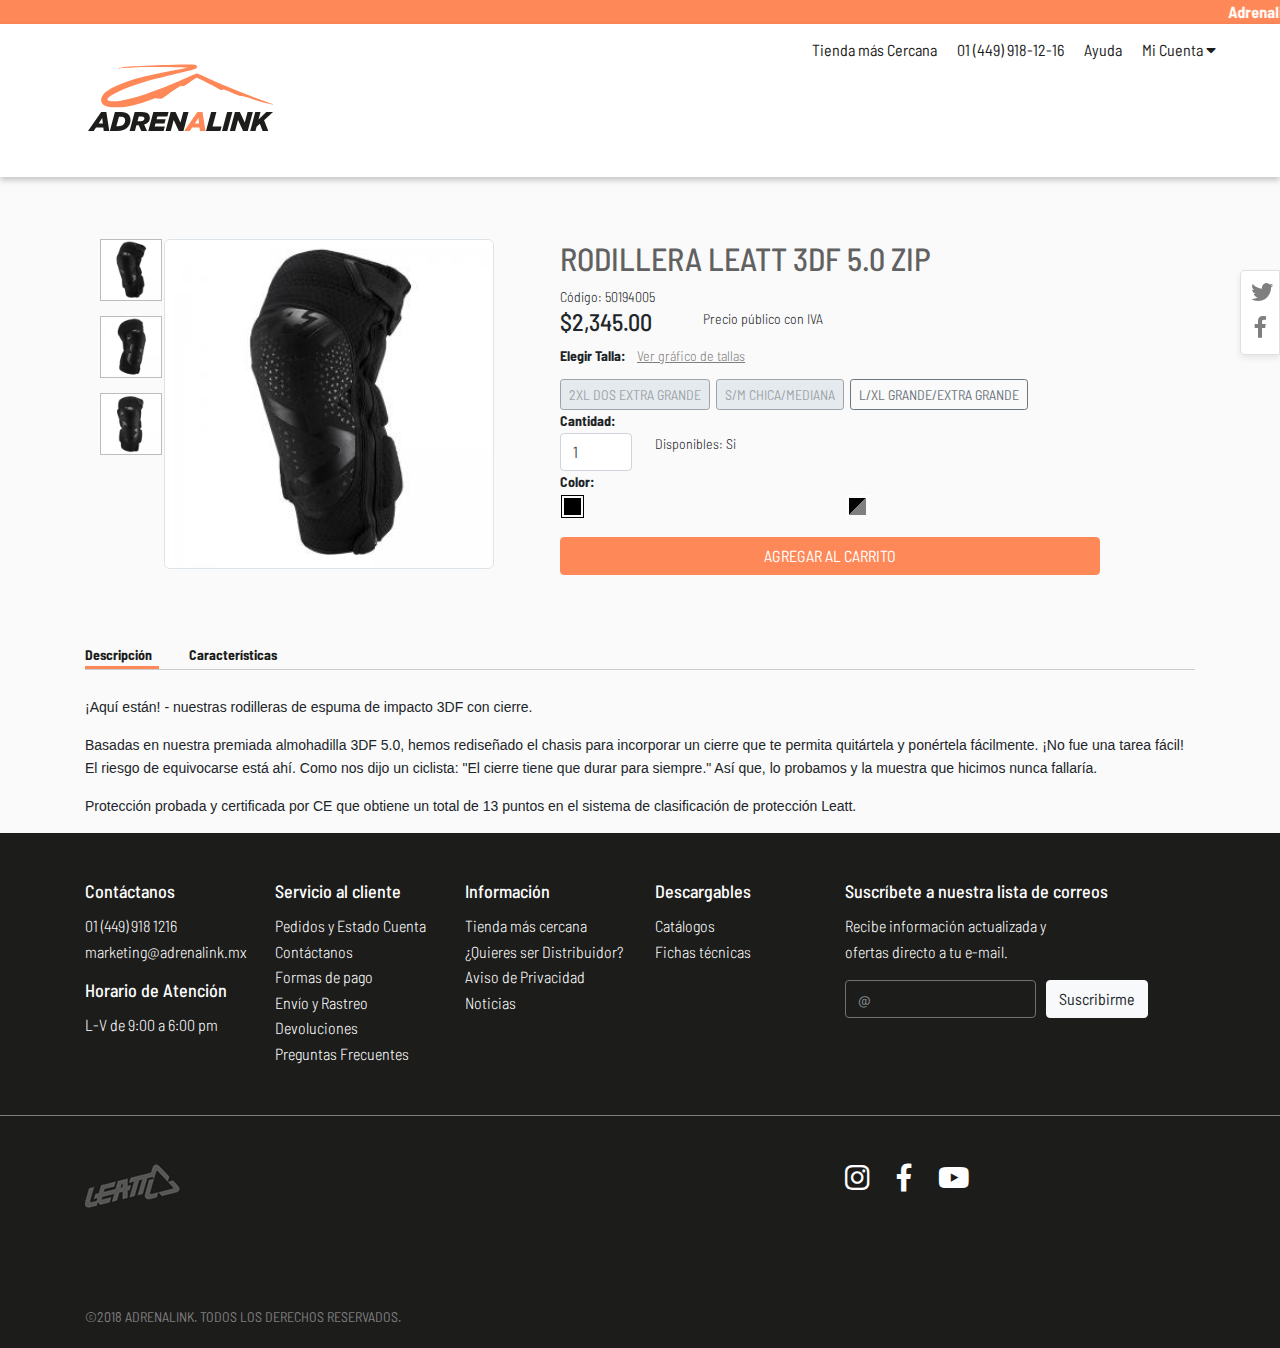
<file: index.html>
<!DOCTYPE html>
<html>
<head>
    <meta http-equiv="Content-Type" content="text/html; charset=UTF-8">    <title>
        Adrenalink: RODILLERA LEATT 3DF 5.0 ZIP NEGRO    </title>
    <meta name="viewport" content="width=device-width, initial-scale=1.0, maximum-scale=1.0, user-scalable=no">
    <meta name="description" content="Somos Adrenalink. Importamos, distribuimos y representamos legalmente para México diferentes marcas de productos para motocross, ciclismo de montaña y lifestyle. Nuestras marcas son FOX RACING, LEATT, SHIFT y MOTOREX.">
    <meta name="google-site-verification" content="w9DpkcWAi5YwRFzOvHvhLOQr_w0GcQxv_K04b64ntHk">
    

    <link href="css.css" rel="stylesheet">
    <link href="css-1.css" rel="stylesheet">

<link href="favicon.ico" type="image/x-icon" rel="icon"><link href="favicon.ico" type="image/x-icon" rel="shortcut icon">
<link rel="stylesheet" type="text/css" href="fontawesome-all.min.css">
<link rel="stylesheet" type="text/css" href="fa-regular.min.css">
<link rel="stylesheet" type="text/css" href="fa-brands.min.css">
<link rel="stylesheet" type="text/css" href="fa-solid.min.css">
<link rel="stylesheet" type="text/css" href="bootstrap.css">
<link rel="stylesheet" type="text/css" href="bootstrap-datetimepicker.css">
<link rel="stylesheet" type="text/css" href="simplelightbox.css">
<link rel="stylesheet" type="text/css" href="adrenalink.css">
<link rel="stylesheet" type="text/css" href="style.css">


<style type="text/css">iframe#_hjRemoteVarsFrame {display: none !important; width: 1px !important; height: 1px !important; opacity: 0 !important; pointer-events: none !important;}</style>

</head>

<body>
        <marquee style="background-color: #FF8859; color: white; font-weight: bolder; padding: 0px;margin: 0px;border: none; display: table;">Adrenalink apoya que te quedes en casa, es por eso, que TODOS nuestros envíos serán gratis a todo México hasta que se reduzca la pandemia COVID-19.</marquee>
        
    <div class="close-menu" id="closeMenu">
      <!-- zona activa -->
    </div>
    
    <header class="header-general">
        <div class="header-center">

            <div class="logo-box">
                <a href="https://www.adrenalink.mx/"><figure class="logo"></figure></a>                
             
            </div>

            <div class="block-header">
                
                <div class="header-1">
                  
                  <ul>
                    <li>
                      <a href="https://www.adrenalink.mx/Tiendas">
                          Tienda más Cercana
                      </a>
                    </li>

                    <li>
                      <a href="#">
                        01 (449) 918-12-16
                      </a>
                    </li>

                    <li>
                      <a href="https://www.adrenalink.mx/Usuarios/contacto">
                        Ayuda
                      </a>
                    </li>

                    <div class="dropdown">
                        <button class="dropbtn">
                        Mi Cuenta <span class="fa fa-caret-down" title="Toggle dropdown menu"></span>
                        </button>
                      <div class="dropdown-content">
                        <a href="https://www.adrenalink.mx/Carrito/" class="nav-link">Mi Carrito</a>                          
                       <a href="https://www.adrenalink.mx/Usuarios/login" class="nav-link">Perfil</a>                        
                        
                      </div>
                    </div>

                  </ul>

                </div> <!-- Final header 1 -->

                <div class="header-2">

                    <div class="browser-wrap">
            </div>

        </div>
    </header>
    
    
    <div class="content-general">
        
                <div class="container"> <!-- Breadcrumbs -->
            <div class="row">

                <div class="col-12">

                    <div class="breadcrumbs">
                        &nbsp;                        <span class="miga">&nbsp;</span>
                    </div> <!-- Final Breadcrumbs -->

                </div>

            </div>
        </div> <!-- Final container Bradcrumbs -->
                
                <div class="menu-social d-none d-md-block">
            <a href="http://twitter.com/home/?status=RODILLERA+LEATT+3DF+5.0+ZIP+NEGRO%20-%20https://www.adrenalink.mx/Productos/ver/rodillera-leatt-3df-50-zip/negro"><i class="fab fa-twitter" aria-hidden="true"></i></a>
            <a href="http://www.facebook.com/sharer.php?u=https://www.adrenalink.mx/Productos/ver/rodillera-leatt-3df-50-zip/negro"><i class="fab fa-facebook-f" aria-hidden="true"></i></a>
            
        </div>
                
        
        <!-- Page Content -->
                
<div class="container compras-div">
    <div class="row" style="padding-bottom: 20px;">

        <div class="col-xl-5 col-md-5 col-sm-12">
            
            <div class="row">
                
                
                <div class="col-xl-2 col-md-3 col-sm-2 producto-min-div">

        

            <div id="gal1" class="col-xl-2 col-md-3 col-sm-2 producto-min-div"> 
                                    <div class="producto-min">
                        <a href="#" data-image="https://www.adrenalink.mx/img/productos_local/inventariox300/501940050.jpg" data-zoom-image="https://www.adrenalink.mx/img/productos/inventariox800/501940050.jpg">
                          <img id="img_01" src="501940050.jpg">
                        </a>
                    </div>
                                        <div class="producto-min">
                        <a href="#" data-image="https://www.adrenalink.mx/img/productos_local/inventariox300/501940050X.jpg" data-zoom-image="https://www.adrenalink.mx/img/productos/inventariox800/501940050X.jpg">
                          <img id="img_02" src="501940050X.jpg">
                        </a>
                    </div>
                                        <div class="producto-min">
                        <a href="#" data-image="https://www.adrenalink.mx/img/productos_local/inventariox300/501940050Y.jpg" data-zoom-image="https://www.adrenalink.mx/img/productos/inventariox800/501940050Y.jpg">
                          <img id="img_03" src="501940050Y.jpg">
                        </a>
                    </div>
                    
            </div>
        
        </div>         
        <div class="col-xl-8 col-md-8 col-sm-12">
            <div class="producto">
                <img id="zoom_01" src="501940050.jpg" data-zoom-image="https://www.adrenalink.mx/img/productos/inventariox800/501940050.jpg">
            </div>
        </div>
                
        
        <div id="div-galeria" class="col-xl-8 col-md-8 col-sm-12" style="display:none">
            <div class="producto gallery">                      
                <a href="https://www.adrenalink.mx/img/productos/inventariox800/501940050.jpg" class="big">
                    <img src="501940050.jpg" alt="">
                </a>
            </div>
        </div>        
        
        <!--div que contiene la gaeria para movil remplazando zoom-->
        <div class="galeria-cuadricula-post gallery" style="display: none">
            <div class="galeria-cuadricula-section"> 
                
                                <div class="galeria-cuadricula-image">
                    <a href="https://www.adrenalink.mx/img/productos/inventariox800/501940050X.jpg" class="big">
                      <img src="501940050X.jpg">
                    </a>
                </div>
                                <div class="galeria-cuadricula-image">
                    <a href="https://www.adrenalink.mx/img/productos/inventariox800/501940050Y.jpg" class="big">
                      <img src="501940050Y.jpg">
                    </a>
                </div>
                            </div>
            
        </div>
                
                        
        </div>
            
        
    </div>
    

    <div class="col-lg-6  col-md-6 col-sm-12" style=" ">
        <div>
            <h2 id="producto-header" style="color:#616161;">
                                RODILLERA LEATT 3DF 5.0 ZIP                
            </h2>


                <span> Código: </span> 

                <span id="divCodigo">
                50194005                </span>

                <div class="row" id="divPrecios">
                                        <div class="col-md-3">
                        <h4>
                            $2,345.00                        </h4>
                    </div>
                    <div class="col">Precio público con IVA</div>
                    
                    
                </div>

                <div>
                    <span> <b>Elegir Talla: </b></span>
                    &nbsp;&nbsp;
                                        <a href="#" href-dialog="https://www.adrenalink.mx/files/Guia_de_tallas_Leatt.pdf" class="linkTalla" style="text-decoration: underline;">Ver gráfico de tallas</a>
                                        
                </div>


                                <div style="padding-top: 8px;">

                    <select class="form-control" id="cmbTalla" style="display: none;">
                        <option value="-" selected="selected">Seleccione una talla</option>
                                                <option value="TA0026">2XL DOS EXTRA GRANDE</option>
                                                <option value="TA0030">S/M CHICA/MEDIANA</option>
                                                <option value="TA0032">L/XL GRANDE/EXTRA GRANDE</option>
                                            </select>

                    <div class="divTallas">
                                        <button type="button" class="btn btn-outline-secondary btn-sm btnSetTalla disabled">2XL DOS EXTRA GRANDE</button>&nbsp;
                                        <button type="button" class="btn btn-outline-secondary btn-sm btnSetTalla disabled">S/M CHICA/MEDIANA</button>&nbsp;
                                        <button type="button" class="btn btn-outline-secondary btn-sm btnSetTalla" onclick="seleccionaTalla('TA0032',$(this));">L/XL GRANDE/EXTRA GRANDE</button>&nbsp;
                                        </div>
                </div>
                
                <div class="row">
                    <div class="col-md-2" style="padding-right: 8px;">
                    <span><b>Cantidad:</b></span>
                    </div>
                    <div class="col"></div>
                    <div class="w-100"></div>

                    <div class="col-md-2" style="padding-right: 8px;">
                        <div class="input number"><input name="data[cantidad]" value="1" id="txtCantidad" style="max-width: 100px;" class="form-control" maxlenth="3" type="number"></div>                    </div>

                    <div class="col">
                        <span> Disponibles: </span>
                        <label id="labelDisponibles">Si</label>
                    </div>
                </div>
                                <span> <b>Color:</b> </span> 
                <div class="row">
                                    <div class="col">
                        <table>
                            <tbody><tr>
                                <td class="colorSeleccionado" title="NEGRO"><a href="javascript: window.location.replace('/Productos/ver/rodillera-leatt-3df-50-zip/negro');"><img src="_colores_0020.jpg" style="" alt=""></a></td>
                         
                            </tr>
                        </tbody></table>
                    </div>
                                        <div class="col">
                        <table>
                            <tbody><tr>
                                <td class="color" title="NEGRO/GRIS"><a href="javascript: window.location.replace('/Productos/ver/rodillera-leatt-3df-50-zip/negro-gris');"><img src="_colores_0045.jpg" style="" alt=""></a></td>
                         
                            </tr>
                        </tbody></table>
                    </div>
                                    </div>
                

                <div class="row" style="padding-top: 18px;">
                    <div class="col">
                        <a href="javascript:void(0);" id="btnAgregarCarrito" class="btn btn-block btn-danger">
                            
                            AGREGAR AL CARRITO                            
                        </a>
                    </div>
                                        
                    
                </div>



        </div>
        <div class="w-100">&nbsp;</div>
    </div>
        
    </div>
</div>


<div class="container" style="padding-top: 18px;">
    
    <div class="row">
        <div class="col">
            <!-- Nav tabs -->
            <ul class="nav nav-pills mb-3" role="tablist">
                <li role="presentation" class="nav-item">
                    <a href="#ficha_descripcion" class="nav-link active" id="pills-home-tab" data-toggle="pill" role="tab" aria-controls="pills-home" aria-selected="true">Descripción</a>
                </li>
                <li class="nav-item">
                    <a href="#ficha_caracteristicas" class="nav-link" id="pills-profile-tab" data-toggle="pill" role="tab" aria-controls="pills-profile" aria-selected="false">Características</a>
                </li>
            </ul>

            <!-- Tab panes -->
            <div class="tab-content" style="padding-top: 10px;">
                
                <div class="tab-pane active" id="ficha_descripcion">
                    <p class="MsoNormal"><span style="font-family: Arial;">¡Aquí están! - nuestras rodilleras de espuma de impacto 3DF
con cierre.</span><o:p></o:p></p><p class="MsoNormal"><span style="font-family: Arial;">Basadas en nuestra premiada almohadilla 3DF 5.0, hemos
rediseñado el chasis para incorporar un cierre que te permita quitártela y
ponértela fácilmente. ¡No fue una tarea fácil! El riesgo de equivocarse está
ahí. Como nos dijo un ciclista: "El cierre tiene que durar para
siempre." Así que, lo probamos y la muestra que hicimos nunca fallaría.</span><o:p></o:p></p><p><span style="font-family: Arial;">

</span><span style="font-family: Arial;">

</span></p><p class="MsoNormal"><span style="font-family: Arial;">Protección probada y certificada por CE que obtiene un total
de 13 puntos en el sistema de clasificación de protección Leatt.</span><o:p></o:p></p>                </div>
                <div class="tab-pane fade" id="ficha_caracteristicas">
                    
                    <ul><li><span style="font-family: Arial;">Puntuación total de protección Leatt® de 13 puntos.</span><o:p></o:p></li><li><span style="font-family: Arial;">3DF AirFit espuma de impacto suave ventilada.</span><o:p></o:p></li><li><span style="font-family: Arial;">Probado CE y certificado como protección contra impactos:</span><o:p></o:p></li><li><span style="font-family: Arial;">Rodilla EN1621-1</span><o:p></o:p></li><li><span style="font-family: Arial;">Sistema de cierre de cierre que no produce arañazos y
facilita la extracción sin necesidad de quitarse el calzado.</span><o:p></o:p></li><li><span style="font-family: Arial;">Nuevo perfil de rodillera delgado y certificado CE para
impactos.</span><o:p></o:p></li><li><span style="font-family: Arial;">Nueva manga de neopreno perforado y ventilado.</span><o:p></o:p></li><li><span style="font-family: Arial;">Nueva banda antideslizante en la pantorrilla y forro de
silicona en la empuñadura.</span><o:p></o:p></li><li><span style="font-family: Arial;">Capa exterior de aramida resistente a la abrasión para mayor
durabilidad.</span><o:p></o:p></li><li><span style="font-family: Arial;">Nuevas correas antideslizantes de silicona impresas y
ajustables para las piernas.</span><o:p></o:p></li><li><span style="font-family: Arial;">Nuevos tejidos antiolor MoistureCool y AirMesh.</span><o:p></o:p></li><li><span style="font-family: Arial;">Diseño 3D pre-curvado para un mejor ajuste y funcionalidad.</span><o:p></o:p></li><li><span style="font-family: Arial;">Todos los materiales de protección perforados para la
ventilación.</span></li><li><span style="font-family: Arial;">Peso: desde 520g (1.15lbs) par</span><o:p></o:p></li></ul>                </div>
            </div>
            
        </div>
    </div>
</div>
    </div>
    
    <div class="modal fade" id="dialogModal" tabindex="-1" role="dialog" aria-labelledby="modalTitleLabel" aria-hidden="true" style="display: none;">
        <div class="modal-dialog">
            <div class="modal-content">
                <div class="modal-header" style="border-bottom: transparent !important;">
                    
                    <h4 class="modal-title" id="modalTitleLabel"></h4>
                    <button type="button" class="close" data-dismiss="modal" aria-hidden="true">
                        <span class="fa fa-times">&nbsp;</span>
                        
                    </button>
                </div>
                <div class="modal-body" id="modalContent">
                    
                </div>
                <div class="modal-footer" id="modalFooter">
                    <button type="button" class="btn btn-outline-secondary" data-dismiss="modal">Cancelar</button>
                    <button type="button" class="btn btn-outline-primary">Aceptar</button>
                </div>
            </div>
            <!-- /.modal-content -->
        </div>
    </div>
    
    
    <div class="modal fade" id="dialogModalVideo" tabindex="-1" role="dialog" aria-labelledby="modalTitleLabel" aria-hidden="true" style="display: none;">
        <div class="modal-dialog">
            <div class="modal-content">
                <div class="modal-header" style="border-bottom: transparent !important;">
                    
                    <h4 class="modal-title" id="modalTitleLabel"></h4>
                    <button type="button" class="close" data-dismiss="modal" aria-hidden="true" onclick="setTimeout(function(){ $('#dialogModalVideo').remove();}, 2000)">
                        <span class="fa fa-times">&nbsp;</span>
                    </button>
                </div>
                <div class="modal-body" id="modalContentVideo">
                    
                </div>
                <div class="modal-footer" id="modalFooterVideo">
                    <button type="button" class="btn btn-outline-secondary" data-dismiss="modal" onclick="setTimeout(function(){ $('#dialogModalVideo').remove();}, 2000)">Cerrar</button>
                   
                </div>
            </div>
            <!-- /.modal-content -->
        </div>
    </div>
    
    
    <!-- /.container -->
    
    <!-- Footer -->
    <footer class="footer-1">
     <div class="container">
       <div class="row">
         
         <div class="col-lg-2 col-md-6 col-sm-6">
           <div class="col-footer">

          <div class="block-foo-links">

             <h2>
                 Contáctanos
             </h2>
             <ul>
               <li>01 (449) 918 1216</li>
               <li>
                <a href="mailto:%20marketing@adrenalink.mx">
                  marketing@adrenalink.mx
                </a> 
               </li>
             </ul>

           </div>

           <div class="block-foo-links">
          <h2>
              Horario de Atención
          </h2>

          <ul>
            <li>L-V de 9:00 a 6:00 pm </li>
           
          </ul>

          </div>
          </div>
         </div> <!-- final col -->

         <div class="col-lg-2 col-md-6 col-sm-6">
           <div class="col-footer">

           <h2>
             Servicio al cliente
           </h2>

           <ul>
             <li>
              <a href="https://www.adrenalink.mx/Usuarios/estado_cuenta">Pedidos y Estado Cuenta</a>
            </li>
            <li>
                <a href="https://www.adrenalink.mx/Usuarios/contacto">
                    Contáctanos
                </a>
            </li>
            <li>
                <a href="https://www.adrenalink.mx/Documentos/informacion_consumidor#formas_pago">
                    Formas de pago
                </a>
            </li>
            <li>
              <a href="https://www.adrenalink.mx/Documentos/informacion_consumidor#envios">
                  Envío y Rastreo
               </a>
             </li>
             <li>
              <a href="https://www.adrenalink.mx/Documentos/informacion_consumidor#devoluciones">
                Devoluciones
              </a>
             </li>
             <li>
              <a href="#">
                Preguntas Frecuentes
               </a>
             </li>
           </ul>

          </div>
         </div>

         <div class="col-lg-2 col-md-6 col-sm-6">
           <div class="col-footer">
           <h2>
               Información
           </h2>
           <ul>
             <li><a href="https://www.adrenalink.mx/Tiendas">Tienda más cercana</a></li>
             <li><a href="https://www.adrenalink.mx/Usuarios/contacto">¿Quieres ser Distribuidor?</a></li>
             <li><a href="https://www.adrenalink.mx/Documentos/aviso_privacidad">Aviso de Privacidad</a></li>
                          <li><a href="#">Noticias</a></li>
           </ul>
          </div>
         </div>

         <div class="col-lg-2 col-md-6 col-sm-6">
          <div class="col-footer">
          <h2>
            Descargables
          </h2>
          <ul>
            <li><a href="https://drive.google.com/drive/folders/1QznBFXXCq67js-PacZkHwshiZCt86NWk?usp=sharing" target="_blank">Catálogos</a></li>
            <li><a href="#">Fichas técnicas</a></li>
          </ul>
        </div>
         </div>

         <div class="col-lg-4 col-md-12 col-sm-12">

          <div class="col-footer">
             <h2>
                 Suscríbete a nuestra lista de correos
             </h2>
             <div class="block-p">
               <p>
                 Recibe información actualizada y ofertas directo a tu e-mail.
               </p>
             </div>

             <div class="block-form">
               <form class="form-inline">
                 <div class="form-group mx-sm-0 mb-2">
                   <input type="text" class="form-control" id="inputSuscripcion" placeholder="@" value="">
                 </div>
                   <button type="button" class="btn btn-light mb-2" onclick="alert('Próximamente');">Suscribirme</button>
               </form>
             </div>

           </div>


         </div>

       </div>
     </div>
   </footer>

   <footer class="footer-2">
     <div class="container">
       <div class="row">

        <div class="col-12 col-sm-12 col-md-12 col-lg-8">
          <div class="logos-bottom-wrap">
           
            <a href="https://www.adrenalink.mx/Productos/lista/marcas/leatt" class="logo-bottom">
              <img src="logos-bottom-3.png" alt="Leatt">            </a>
           
          </div>
       </div>

        <div class="col-12 col-sm-12 col-md-12 col-lg-4">
            <div class="social">
            <a href="https://www.instagram.com/adrenalinkmx/" target="_blank" class="icon-social">
              <i class="fab fa-instagram fa-2x"></i>
            </a>
              <a href="https://www.facebook.com/AdrenalinkMx" target="_blank" class="icon-social">
              <i class="fab fa-facebook-f fa-2x"></i>
            </a>
            <a href="https://www.youtube.com/user/foxheadMex" target="_blank" class="icon-social">
              <i class="fab fa-youtube fa-2x"></i>
            </a>
          </div>
       </div>

     </div>
   </div></footer>

   <footer class="legal">
    <div class="container">
      <div class="row">
        <div class="col-12">
          <small>
           ©2018 ADRENALINK. TODOS LOS DERECHOS RESERVADOS.
          </small>
        </div>
      </div>
    </div>
   </footer>

    
    
    




<iframe name="_hjRemoteVarsFrame" title="_hjRemoteVarsFrame" id="_hjRemoteVarsFrame" src="index_1.html" style="display: none !important; width: 1px !important; height: 1px !important; opacity: 0 !important; pointer-events: none !important;"></iframe><div class="zoomContainer" style="-webkit-transform: translateZ(0);position:absolute;left:161.65625px;top:239px;height:328px;width:328px;"><div class="zoomLens" style="background-position: 0px 0px;width: 205px;height: 205px;float: right;display: none;overflow: hidden;z-index: 999;-webkit-transform: translateZ(0);opacity:0.4;filter: alpha(opacity = 40); zoom:1;width:205px;height:205px;background-color:white;cursor:default;border: 1px solid #000;background-repeat: no-repeat;position: absolute;">&nbsp;</div><div class="zoomWindowContainer" style="width: 500px;"><div style="overflow: hidden; background-position: 0px 0px; text-align: center; background-color: rgb(255, 255, 255); width: 500px; height: 500px; float: left; background-size: 800px 800px; display: none; z-index: 100; border: 4px solid rgb(136, 136, 136); background-repeat: no-repeat; position: absolute; background-image: url(&quot;501940050-1.jpg&quot;);" class="zoomWindow">&nbsp;</div></div></div></body>
</html>
</file>
<file: css.css>
/* vietnamese */
@font-face {
  font-family: 'Barlow Semi Condensed';
  font-style: normal;
  font-weight: 300;
  src: local('Barlow Semi Condensed Light'), local('BarlowSemiCondensed-Light'), url("wlpigxjLBV1hqnzfr-F8sEYMB0Yybp0mudRf06i_CGslqZ6GfVK5.woff2") format('woff2');
  unicode-range: U+0102-0103, U+0110-0111, U+0128-0129, U+0168-0169, U+01A0-01A1, U+01AF-01B0, U+1EA0-1EF9, U+20AB;
}
/* latin-ext */
@font-face {
  font-family: 'Barlow Semi Condensed';
  font-style: normal;
  font-weight: 300;
  src: local('Barlow Semi Condensed Light'), local('BarlowSemiCondensed-Light'), url("wlpigxjLBV1hqnzfr-F8sEYMB0Yybp0mudRf06i_CWslqZ6GfVK5.woff2") format('woff2');
  unicode-range: U+0100-024F, U+0259, U+1E00-1EFF, U+2020, U+20A0-20AB, U+20AD-20CF, U+2113, U+2C60-2C7F, U+A720-A7FF;
}
/* latin */
@font-face {
  font-family: 'Barlow Semi Condensed';
  font-style: normal;
  font-weight: 300;
  src: local('Barlow Semi Condensed Light'), local('BarlowSemiCondensed-Light'), url("wlpigxjLBV1hqnzfr-F8sEYMB0Yybp0mudRf06i_B2slqZ6GfQ.woff2") format('woff2');
  unicode-range: U+0000-00FF, U+0131, U+0152-0153, U+02BB-02BC, U+02C6, U+02DA, U+02DC, U+2000-206F, U+2074, U+20AC, U+2122, U+2191, U+2193, U+2212, U+2215, U+FEFF, U+FFFD;
}
/* vietnamese */
@font-face {
  font-family: 'Barlow Semi Condensed';
  font-style: normal;
  font-weight: 400;
  src: local('Barlow Semi Condensed Regular'), local('BarlowSemiCondensed-Regular'), url("wlpvgxjLBV1hqnzfr-F8sEYMB0Yybp0mudRXd4qqKkkog6SP.woff2") format('woff2');
  unicode-range: U+0102-0103, U+0110-0111, U+0128-0129, U+0168-0169, U+01A0-01A1, U+01AF-01B0, U+1EA0-1EF9, U+20AB;
}
/* latin-ext */
@font-face {
  font-family: 'Barlow Semi Condensed';
  font-style: normal;
  font-weight: 400;
  src: local('Barlow Semi Condensed Regular'), local('BarlowSemiCondensed-Regular'), url("wlpvgxjLBV1hqnzfr-F8sEYMB0Yybp0mudRXdoqqKkkog6SP.woff2") format('woff2');
  unicode-range: U+0100-024F, U+0259, U+1E00-1EFF, U+2020, U+20A0-20AB, U+20AD-20CF, U+2113, U+2C60-2C7F, U+A720-A7FF;
}
/* latin */
@font-face {
  font-family: 'Barlow Semi Condensed';
  font-style: normal;
  font-weight: 400;
  src: local('Barlow Semi Condensed Regular'), local('BarlowSemiCondensed-Regular'), url("wlpvgxjLBV1hqnzfr-F8sEYMB0Yybp0mudRXeIqqKkkogw.woff2") format('woff2');
  unicode-range: U+0000-00FF, U+0131, U+0152-0153, U+02BB-02BC, U+02C6, U+02DA, U+02DC, U+2000-206F, U+2074, U+20AC, U+2122, U+2191, U+2193, U+2212, U+2215, U+FEFF, U+FFFD;
}
/* vietnamese */
@font-face {
  font-family: 'Barlow Semi Condensed';
  font-style: normal;
  font-weight: 500;
  src: local('Barlow Semi Condensed Medium'), local('BarlowSemiCondensed-Medium'), url("wlpigxjLBV1hqnzfr-F8sEYMB0Yybp0mudRfi6m_CGslqZ6GfVK5.woff2") format('woff2');
  unicode-range: U+0102-0103, U+0110-0111, U+0128-0129, U+0168-0169, U+01A0-01A1, U+01AF-01B0, U+1EA0-1EF9, U+20AB;
}
/* latin-ext */
@font-face {
  font-family: 'Barlow Semi Condensed';
  font-style: normal;
  font-weight: 500;
  src: local('Barlow Semi Condensed Medium'), local('BarlowSemiCondensed-Medium'), url("wlpigxjLBV1hqnzfr-F8sEYMB0Yybp0mudRfi6m_CWslqZ6GfVK5.woff2") format('woff2');
  unicode-range: U+0100-024F, U+0259, U+1E00-1EFF, U+2020, U+20A0-20AB, U+20AD-20CF, U+2113, U+2C60-2C7F, U+A720-A7FF;
}
/* latin */
@font-face {
  font-family: 'Barlow Semi Condensed';
  font-style: normal;
  font-weight: 500;
  src: local('Barlow Semi Condensed Medium'), local('BarlowSemiCondensed-Medium'), url("wlpigxjLBV1hqnzfr-F8sEYMB0Yybp0mudRfi6m_B2slqZ6GfQ.woff2") format('woff2');
  unicode-range: U+0000-00FF, U+0131, U+0152-0153, U+02BB-02BC, U+02C6, U+02DA, U+02DC, U+2000-206F, U+2074, U+20AC, U+2122, U+2191, U+2193, U+2212, U+2215, U+FEFF, U+FFFD;
}
/* vietnamese */
@font-face {
  font-family: 'Barlow Semi Condensed';
  font-style: normal;
  font-weight: 700;
  src: local('Barlow Semi Condensed Bold'), local('BarlowSemiCondensed-Bold'), url("wlpigxjLBV1hqnzfr-F8sEYMB0Yybp0mudRfw6-_CGslqZ6GfVK5.woff2") format('woff2');
  unicode-range: U+0102-0103, U+0110-0111, U+0128-0129, U+0168-0169, U+01A0-01A1, U+01AF-01B0, U+1EA0-1EF9, U+20AB;
}
/* latin-ext */
@font-face {
  font-family: 'Barlow Semi Condensed';
  font-style: normal;
  font-weight: 700;
  src: local('Barlow Semi Condensed Bold'), local('BarlowSemiCondensed-Bold'), url("wlpigxjLBV1hqnzfr-F8sEYMB0Yybp0mudRfw6-_CWslqZ6GfVK5.woff2") format('woff2');
  unicode-range: U+0100-024F, U+0259, U+1E00-1EFF, U+2020, U+20A0-20AB, U+20AD-20CF, U+2113, U+2C60-2C7F, U+A720-A7FF;
}
/* latin */
@font-face {
  font-family: 'Barlow Semi Condensed';
  font-style: normal;
  font-weight: 700;
  src: local('Barlow Semi Condensed Bold'), local('BarlowSemiCondensed-Bold'), url("wlpigxjLBV1hqnzfr-F8sEYMB0Yybp0mudRfw6-_B2slqZ6GfQ.woff2") format('woff2');
  unicode-range: U+0000-00FF, U+0131, U+0152-0153, U+02BB-02BC, U+02C6, U+02DA, U+02DC, U+2000-206F, U+2074, U+20AC, U+2122, U+2191, U+2193, U+2212, U+2215, U+FEFF, U+FFFD;
}
</file>
<file: css-1.css>
/* cyrillic-ext */
@font-face {
  font-family: 'Open Sans';
  font-style: normal;
  font-weight: 300;
  src: local('Open Sans Light'), local('OpenSans-Light'), url("") format('woff2');
  unicode-range: U+0460-052F, U+1C80-1C88, U+20B4, U+2DE0-2DFF, U+A640-A69F, U+FE2E-FE2F;
}
/* cyrillic */
@font-face {
  font-family: 'Open Sans';
  font-style: normal;
  font-weight: 300;
  src: local('Open Sans Light'), local('OpenSans-Light'), url("") format('woff2');
  unicode-range: U+0400-045F, U+0490-0491, U+04B0-04B1, U+2116;
}
/* greek-ext */
@font-face {
  font-family: 'Open Sans';
  font-style: normal;
  font-weight: 300;
  src: local('Open Sans Light'), local('OpenSans-Light'), url("") format('woff2');
  unicode-range: U+1F00-1FFF;
}
/* greek */
@font-face {
  font-family: 'Open Sans';
  font-style: normal;
  font-weight: 300;
  src: local('Open Sans Light'), local('OpenSans-Light'), url("") format('woff2');
  unicode-range: U+0370-03FF;
}
/* vietnamese */
@font-face {
  font-family: 'Open Sans';
  font-style: normal;
  font-weight: 300;
  src: local('Open Sans Light'), local('OpenSans-Light'), url("") format('woff2');
  unicode-range: U+0102-0103, U+0110-0111, U+0128-0129, U+0168-0169, U+01A0-01A1, U+01AF-01B0, U+1EA0-1EF9, U+20AB;
}
/* latin-ext */
@font-face {
  font-family: 'Open Sans';
  font-style: normal;
  font-weight: 300;
  src: local('Open Sans Light'), local('OpenSans-Light'), url("") format('woff2');
  unicode-range: U+0100-024F, U+0259, U+1E00-1EFF, U+2020, U+20A0-20AB, U+20AD-20CF, U+2113, U+2C60-2C7F, U+A720-A7FF;
}
/* latin */
@font-face {
  font-family: 'Open Sans';
  font-style: normal;
  font-weight: 300;
  src: local('Open Sans Light'), local('OpenSans-Light'), url("") format('woff2');
  unicode-range: U+0000-00FF, U+0131, U+0152-0153, U+02BB-02BC, U+02C6, U+02DA, U+02DC, U+2000-206F, U+2074, U+20AC, U+2122, U+2191, U+2193, U+2212, U+2215, U+FEFF, U+FFFD;
}
/* cyrillic-ext */
@font-face {
  font-family: 'Open Sans';
  font-style: normal;
  font-weight: 400;
  src: local('Open Sans Regular'), local('OpenSans-Regular'), url("") format('woff2');
  unicode-range: U+0460-052F, U+1C80-1C88, U+20B4, U+2DE0-2DFF, U+A640-A69F, U+FE2E-FE2F;
}
/* cyrillic */
@font-face {
  font-family: 'Open Sans';
  font-style: normal;
  font-weight: 400;
  src: local('Open Sans Regular'), local('OpenSans-Regular'), url("") format('woff2');
  unicode-range: U+0400-045F, U+0490-0491, U+04B0-04B1, U+2116;
}
/* greek-ext */
@font-face {
  font-family: 'Open Sans';
  font-style: normal;
  font-weight: 400;
  src: local('Open Sans Regular'), local('OpenSans-Regular'), url("") format('woff2');
  unicode-range: U+1F00-1FFF;
}
/* greek */
@font-face {
  font-family: 'Open Sans';
  font-style: normal;
  font-weight: 400;
  src: local('Open Sans Regular'), local('OpenSans-Regular'), url("") format('woff2');
  unicode-range: U+0370-03FF;
}
/* vietnamese */
@font-face {
  font-family: 'Open Sans';
  font-style: normal;
  font-weight: 400;
  src: local('Open Sans Regular'), local('OpenSans-Regular'), url("") format('woff2');
  unicode-range: U+0102-0103, U+0110-0111, U+0128-0129, U+0168-0169, U+01A0-01A1, U+01AF-01B0, U+1EA0-1EF9, U+20AB;
}
/* latin-ext */
@font-face {
  font-family: 'Open Sans';
  font-style: normal;
  font-weight: 400;
  src: local('Open Sans Regular'), local('OpenSans-Regular'), url("") format('woff2');
  unicode-range: U+0100-024F, U+0259, U+1E00-1EFF, U+2020, U+20A0-20AB, U+20AD-20CF, U+2113, U+2C60-2C7F, U+A720-A7FF;
}
/* latin */
@font-face {
  font-family: 'Open Sans';
  font-style: normal;
  font-weight: 400;
  src: local('Open Sans Regular'), local('OpenSans-Regular'), url("") format('woff2');
  unicode-range: U+0000-00FF, U+0131, U+0152-0153, U+02BB-02BC, U+02C6, U+02DA, U+02DC, U+2000-206F, U+2074, U+20AC, U+2122, U+2191, U+2193, U+2212, U+2215, U+FEFF, U+FFFD;
}
/* cyrillic-ext */
@font-face {
  font-family: 'Open Sans';
  font-style: normal;
  font-weight: 600;
  src: local('Open Sans SemiBold'), local('OpenSans-SemiBold'), url("") format('woff2');
  unicode-range: U+0460-052F, U+1C80-1C88, U+20B4, U+2DE0-2DFF, U+A640-A69F, U+FE2E-FE2F;
}
/* cyrillic */
@font-face {
  font-family: 'Open Sans';
  font-style: normal;
  font-weight: 600;
  src: local('Open Sans SemiBold'), local('OpenSans-SemiBold'), url("") format('woff2');
  unicode-range: U+0400-045F, U+0490-0491, U+04B0-04B1, U+2116;
}
/* greek-ext */
@font-face {
  font-family: 'Open Sans';
  font-style: normal;
  font-weight: 600;
  src: local('Open Sans SemiBold'), local('OpenSans-SemiBold'), url("") format('woff2');
  unicode-range: U+1F00-1FFF;
}
/* greek */
@font-face {
  font-family: 'Open Sans';
  font-style: normal;
  font-weight: 600;
  src: local('Open Sans SemiBold'), local('OpenSans-SemiBold'), url("") format('woff2');
  unicode-range: U+0370-03FF;
}
/* vietnamese */
@font-face {
  font-family: 'Open Sans';
  font-style: normal;
  font-weight: 600;
  src: local('Open Sans SemiBold'), local('OpenSans-SemiBold'), url("") format('woff2');
  unicode-range: U+0102-0103, U+0110-0111, U+0128-0129, U+0168-0169, U+01A0-01A1, U+01AF-01B0, U+1EA0-1EF9, U+20AB;
}
/* latin-ext */
@font-face {
  font-family: 'Open Sans';
  font-style: normal;
  font-weight: 600;
  src: local('Open Sans SemiBold'), local('OpenSans-SemiBold'), url("") format('woff2');
  unicode-range: U+0100-024F, U+0259, U+1E00-1EFF, U+2020, U+20A0-20AB, U+20AD-20CF, U+2113, U+2C60-2C7F, U+A720-A7FF;
}
/* latin */
@font-face {
  font-family: 'Open Sans';
  font-style: normal;
  font-weight: 600;
  src: local('Open Sans SemiBold'), local('OpenSans-SemiBold'), url("") format('woff2');
  unicode-range: U+0000-00FF, U+0131, U+0152-0153, U+02BB-02BC, U+02C6, U+02DA, U+02DC, U+2000-206F, U+2074, U+20AC, U+2122, U+2191, U+2193, U+2212, U+2215, U+FEFF, U+FFFD;
}
/* cyrillic-ext */
@font-face {
  font-family: 'Open Sans';
  font-style: normal;
  font-weight: 700;
  src: local('Open Sans Bold'), local('OpenSans-Bold'), url("") format('woff2');
  unicode-range: U+0460-052F, U+1C80-1C88, U+20B4, U+2DE0-2DFF, U+A640-A69F, U+FE2E-FE2F;
}
/* cyrillic */
@font-face {
  font-family: 'Open Sans';
  font-style: normal;
  font-weight: 700;
  src: local('Open Sans Bold'), local('OpenSans-Bold'), url("") format('woff2');
  unicode-range: U+0400-045F, U+0490-0491, U+04B0-04B1, U+2116;
}
/* greek-ext */
@font-face {
  font-family: 'Open Sans';
  font-style: normal;
  font-weight: 700;
  src: local('Open Sans Bold'), local('OpenSans-Bold'), url("") format('woff2');
  unicode-range: U+1F00-1FFF;
}
/* greek */
@font-face {
  font-family: 'Open Sans';
  font-style: normal;
  font-weight: 700;
  src: local('Open Sans Bold'), local('OpenSans-Bold'), url("") format('woff2');
  unicode-range: U+0370-03FF;
}
/* vietnamese */
@font-face {
  font-family: 'Open Sans';
  font-style: normal;
  font-weight: 700;
  src: local('Open Sans Bold'), local('OpenSans-Bold'), url("") format('woff2');
  unicode-range: U+0102-0103, U+0110-0111, U+0128-0129, U+0168-0169, U+01A0-01A1, U+01AF-01B0, U+1EA0-1EF9, U+20AB;
}
/* latin-ext */
@font-face {
  font-family: 'Open Sans';
  font-style: normal;
  font-weight: 700;
  src: local('Open Sans Bold'), local('OpenSans-Bold'), url("") format('woff2');
  unicode-range: U+0100-024F, U+0259, U+1E00-1EFF, U+2020, U+20A0-20AB, U+20AD-20CF, U+2113, U+2C60-2C7F, U+A720-A7FF;
}
/* latin */
@font-face {
  font-family: 'Open Sans';
  font-style: normal;
  font-weight: 700;
  src: local('Open Sans Bold'), local('OpenSans-Bold'), url("") format('woff2');
  unicode-range: U+0000-00FF, U+0131, U+0152-0153, U+02BB-02BC, U+02C6, U+02DA, U+02DC, U+2000-206F, U+2074, U+20AC, U+2122, U+2191, U+2193, U+2212, U+2215, U+FEFF, U+FFFD;
}
/* cyrillic-ext */
@font-face {
  font-family: 'Open Sans';
  font-style: normal;
  font-weight: 800;
  src: local('Open Sans ExtraBold'), local('OpenSans-ExtraBold'), url("") format('woff2');
  unicode-range: U+0460-052F, U+1C80-1C88, U+20B4, U+2DE0-2DFF, U+A640-A69F, U+FE2E-FE2F;
}
/* cyrillic */
@font-face {
  font-family: 'Open Sans';
  font-style: normal;
  font-weight: 800;
  src: local('Open Sans ExtraBold'), local('OpenSans-ExtraBold'), url("") format('woff2');
  unicode-range: U+0400-045F, U+0490-0491, U+04B0-04B1, U+2116;
}
/* greek-ext */
@font-face {
  font-family: 'Open Sans';
  font-style: normal;
  font-weight: 800;
  src: local('Open Sans ExtraBold'), local('OpenSans-ExtraBold'), url("") format('woff2');
  unicode-range: U+1F00-1FFF;
}
/* greek */
@font-face {
  font-family: 'Open Sans';
  font-style: normal;
  font-weight: 800;
  src: local('Open Sans ExtraBold'), local('OpenSans-ExtraBold'), url("") format('woff2');
  unicode-range: U+0370-03FF;
}
/* vietnamese */
@font-face {
  font-family: 'Open Sans';
  font-style: normal;
  font-weight: 800;
  src: local('Open Sans ExtraBold'), local('OpenSans-ExtraBold'), url("") format('woff2');
  unicode-range: U+0102-0103, U+0110-0111, U+0128-0129, U+0168-0169, U+01A0-01A1, U+01AF-01B0, U+1EA0-1EF9, U+20AB;
}
/* latin-ext */
@font-face {
  font-family: 'Open Sans';
  font-style: normal;
  font-weight: 800;
  src: local('Open Sans ExtraBold'), local('OpenSans-ExtraBold'), url("") format('woff2');
  unicode-range: U+0100-024F, U+0259, U+1E00-1EFF, U+2020, U+20A0-20AB, U+20AD-20CF, U+2113, U+2C60-2C7F, U+A720-A7FF;
}
/* latin */
@font-face {
  font-family: 'Open Sans';
  font-style: normal;
  font-weight: 800;
  src: local('Open Sans ExtraBold'), local('OpenSans-ExtraBold'), url("") format('woff2');
  unicode-range: U+0000-00FF, U+0131, U+0152-0153, U+02BB-02BC, U+02C6, U+02DA, U+02DC, U+2000-206F, U+2074, U+20AC, U+2122, U+2191, U+2193, U+2212, U+2215, U+FEFF, U+FFFD;
}
</file>
<file: adrenalink.css>
body {
  font-family: 'Barlow Semi Condensed', sans-serif !important;
  background: #FAFAFA;
}


.bg-light
{
    background-color: #FFFFFF !important;
}

.bg-dark-Adrenalink
{
    background-color: #464646 !important;
}

/*.box-shadow:after {
    content:""; 
    position:absolute;
    width:100%;
    bottom:1px;
    left: 0px;
    z-index:-1;
    box-shadow: 0px 0px 1px 2px #DADADA;
}*/

.borde-login {
    border: 1px solid;
    border-color: #fff #ddd  #ddd  #ddd ;
    background: #FFFFFF;
    border-radius: 0px 0px 5px 5px;
}
#divcliente .margen {
    max-width: 340px;
    margin: 18px auto;
    padding-top: 18px;
    padding-right: 8px;
    padding-left: 8px;
}

#divdistribuidor .margen {
    max-width: 340px;
    margin: 18px auto;
    padding-top: 18px;
    padding-right: 8px;
    padding-left: 8px;
}

#divvendedor .margen {
    max-width: 340px;
    margin: 18px auto;
    padding-top: 18px;
    padding-right: 8px;
    padding-left: 8px;
}

#divcliente legend
{
    border: 1px solid #ddd;
    
}

.or-container {
    text-align: center;
    margin: 0;
    margin-bottom: 0px;
    margin-bottom: 5px;
    clear: both;
}

.or-hr {
    margin-bottom: 0;
    position: relative;
    top: 25px;
    height: 0;
    border: 0;
    border-top-width: 0px;
    border-top-style: none;
    border-top-color: currentcolor;
    border-top: 1px solid #ddd;
}

#or {
    display: inline-block;
    position: relative;
    padding: 10px;
    background-color: #FFFFFF;
}




a {
    color: #7F7F7F;
    text-decoration: none;
    background-color: transparent;
    -webkit-text-decoration-skip: objects;
}
a:hover
{
    color: #FF8859;
    text-decoration: none;
    background-color: transparent;
    -webkit-text-decoration-skip: objects;
}
.link-white{
    color: white;
    text-decoration: none;
    background-color: transparent;
    -webkit-text-decoration-skip: objects;
}


.borde-registro
{
    border: 1px solid;
    border-color: #ddd #ddd  #ddd  #ddd ;
    background: #FFFFFF;
    border-radius: 5px 5px 5px 5px;
}

.borde-registro .margen 
{
    max-width: 340px;
    margin: 18px auto;
    padding-top: 18px;
    padding-right: 8px;
    padding-left: 8px;
}


/*Color botones*/

.btn-primary-fb {
    color: #fff;
    background-color: #4267b2;
    border-color: #4267b2;
}

.btn-gray-Adrenalink {
    color: #fff;
    background-color: #616161;
    border-color: #616161;
    font-weight: bold;
}




/* Indicators list style */
.article-slide .carousel-indicators li {
    border: medium none;
    border-radius: 8px;
    float: left;

    margin-bottom: 8px;
    margin-left: 0;
    margin-right: 5px !important;
    margin-top: 12px;
    width: 50px;
    min-height: 50px;
}
/* Indicators images style */
.article-slide .carousel-indicators img {
    border: 2px solid #FFFFFF;
    float: left;
    left: 0;
    width: 50px;
    
    cursor: pointer;
}
/* Indicators active image style */
.article-slide .carousel-indicators .active img {
    border: 2px solid red;
    opacity: 0.8;
}

#modalContent
{
    font-size: 1.2em;
    color: grey;
}

#modalFooter
{
    border-top: transparent !important;
}
.box-message-cart{
   text-align: center;
   margin: 25px;
}

.margen-superior
{
    padding-top: 40px;
}

.producto-item {
  margin-bottom: 30px;
  overflow: hidden !important;
  
}
.producto-item  img
{
    height: 200px;
    margin: 0px auto;
    
    display: block;
	
	
    object-fit: contain;
    width: 100%;
    
}

.producto-item-carrito {

  overflow: hidden !important;
  
}
.producto-item-carrito  img
{
    height: 80px;
    margin: 0px auto;
    
    display: block;
}

.sin-bordes
{
    border: transparent !important;
    padding: .12em .5em !important;
}

.btnSetTalla{
    margin-top: 4px;
}

.btn-link
{
    color: #464646 !important;
}

.card-body{
    color: #616161;
}


/*.card-body a {
    color: #616161;
}*/

.card-body button {
    color: #FFF;
    font-weight: bolder;
}


.pagination{
    margin: 2px;
}
.pagination li{
    padding: 4px;
    border: solid 1px #9E9E9E;
}

.pagination li.disabled{
    display: none;
}
.btn-no-padding{
    padding: 0px 18px !important;
    cursor:pointer;
    
    white-space: normal !important;
    text-align: left !important;
}

.cake-sql-log td
{
   padding-bottom: 8px !important; 
}

.titulo-secion
{
    border-bottom: 1px solid #707070;
    font-size: 16pt;
    color: #424242;
    margin-bottom: 18px;
    padding: 4px;
    
    font-weight: bold;
}

#divPedido
{
    margin-bottom: 18px;
}

#instruccionesComentario div label
{
    font-weight: bold;
}
.divPago label
{
    font-weight: bold;
}



.modal.fade .modal-dialog {
  transition: -webkit-transform 0.3s ease-out;
  transition: transform 0.3s ease-out;
  transition: transform 0.3s ease-out, -webkit-transform 0.3s ease-out;
  -webkit-transform: translate(0, -25%);
          transform: translate(0, -25%);
}

.modal.show .modal-dialog {
  -webkit-transform: translate(0, 0);
          transform: translate(0, 0);
}

.modal-open .modal {
  overflow-x: hidden;
  overflow-y: auto;
}

.modal-dialog {
  position: relative;
  width: auto;
  margin: 10px;
  pointer-events: none;
}

.modal-content {
  position: relative;
  display: -ms-flexbox;
  display: flex;
  -ms-flex-direction: column;
      flex-direction: column;
  pointer-events: auto;
  background-color: #fff;
  background-clip: padding-box;
  border: 1px solid rgba(0, 0, 0, 0.2);
  border-radius: 0.3rem;
  outline: 0;
}

.modal-backdrop {
  position: fixed;
  top: 0;
  right: 0;
  bottom: 0;
  left: 0;
  z-index: 1040;
  background-color: #000;
}

.modal-backdrop.fade {
  opacity: 0;
}

.modal-backdrop.show {
  opacity: 0.5;
}

.modal-header 
{
    display: -ms-flexbox;
    display: flex;
    -ms-flex-align: start;
        align-items: flex-start;
    -ms-flex-pack: justify;
        justify-content: space-between;
    /* top | right | bottom | left */
    padding: 25px 35px 10px 35px;


    border-bottom: 1px solid #e9ecef;
    border-top-left-radius: 0.3rem;
    border-top-right-radius: 0.3rem;
}

.modal-header .close {
  padding: 15px;
  margin: -15px -15px -15px auto;
}

.modal-title {
  margin-bottom: 0;
  line-height: 1.5;
}

.modal-body 
{
    position: relative;
    -ms-flex: 1 1 auto;
        flex: 1 1 auto;
    /* top | right | bottom | left */
    padding: 0px 35px 15px 35px;
}

.modal-footer 
{
    display: -ms-flexbox;
    display: flex;
    -ms-flex-align: center;
        align-items: center;
    -ms-flex-pack: end;
        justify-content: flex-end;
        
    /* top | right | bottom | left */
    padding: 10px 35px 35px 35px;
    border-top: 1px solid #e9ecef;
}

.modal-footer > :not(:first-child) {
  margin-left: .25rem;
}

.modal-footer > :not(:last-child) {
  margin-right: .25rem;
}

.modal-scrollbar-measure {
  position: absolute;
  top: -9999px;
  width: 50px;
  height: 50px;
  overflow: scroll;
}

@media (min-width: 576px) {
  .modal-dialog {
    max-width: 680px;
    margin: 30px auto;
  }
  .modal-sm {
    max-width: 300px;
  }
  
  
}

@media (min-width: 992px) {
  .modal-lg {
    max-width: 800px;
  }
  
  
}

.modal-dialog h3
{
    margin: 0px !important;
    color: #6F6F70;
}

.modal-dialog small
{
    margin-top: 10px !important;
}

.colorSeleccionado img{
    border: 1px solid #000;
    padding: 2px;
}

.color img{
    border: 1px solid #FFF;
    padding: 2px;
}

.color img:hover{
    border: 1px solid #000;
    padding: 2px;
    cursor: pointer;
}



.carousel-detalle img {
    width: 100%;
}

.carousel-indicators-product {
    width: 50px;
    position: absolute;
    top: 0;
    left: -20%;
    z-index:1;
}

.divTallas .btn-outline-secondary.disabled, .btn-outline-secondary:disabled
{
    background-color: #DBE3E9;
}

.divTallas button disabled
{
    background-color: #DBE3E9;
}

.divTallas .btn-secondary { 
    color: #fff;
    background-color: #000;
    border-color: #6c757d;
}

.oculto
{
    display: none;
}

.mayusculas{
    text-transform:uppercase;
}

.circle-link{
    cursor: pointer;
}
.find
{
    color:red !important;
    font-weight: bolder !important;
}

.agotado
{
    color:#FFF;
    border-radius: 25px;
    background: #DD3B38;
    padding: 4px;
    width: 100%;
}

.noticia-imagen{
    padding-top:20px;
    padding-bottom: 10px;
    margin-top: 8px;
    margin-bottom: 8px;
    
    border-bottom: #9E9E9E 1px solid;
    border-top: #9E9E9E 1px solid;
}

.noticia-imagen i{
    text-align: right; 
    display: block;
    margin: 4px;
}
.noticia-etiquetas{
    border: solid 1px #9E9E9E;
    margin: 8px;
    padding: 10px;
}

#ficha_descripcion{
    
   background-color: rgb(250, 250, 250) !important; 
}

#ficha_caracteristicas{
    
   background-color: rgb(250, 250, 250) !important; 
}

.header-icons a 
{
    position:  relative;
}

.header-icons a .badge {
    position: absolute;
    right: 0px;
    top: -3px;
    font-weight: bold;
    font-size: 0.5rem;
}

.modal-dialog-full 
{
    max-width: 95% !important;
    margin: 30px auto;
}

.dcto_Adrenalink
{
    width: 80px;
    height: 60px;
    
    background-image: url("");
    display: block;
    color: white;
    
    font-size: 18pt;
    position: absolute;
    right: 0px;
    padding-left: 15px;
    font-weight: bold;
    padding: 0 0 0 0px;
    z-index: 0;
    bottom: inherit;
    top: 0px;
    text-align: center;
}

.dcto_Adrenalink_lista
{
    width: 60px;
    height: 45px;
    
    background-image: url("");
    background-size: cover;
    display: block;
    color: white;
    
    font-size: 14pt;
    position: absolute;
    
    padding-left: 15px;
    font-weight: bold;
    padding: 0 0 0 0px;
    z-index: 0;
    bottom: inherit;
    top: 0px;
    right: 0px;
    text-align: center;
}

.dashboards-menu {
    background-color: white !important;
    margin-top: 8px;
    margin-bottom: 30px;
    box-shadow: 0 4px 8px 0 rgba(0, 0, 0, 0.2);
    
   
    padding: 15px 20px 15px 20px;
}


.dashboards-body {
    background-color: white;
    min-height: 500px;
    margin-top: 8px;
    margin-bottom: 30px;
    box-shadow: 0 4px 8px 0 rgba(0, 0, 0, 0.2);
    
    padding: 15px 20px 15px 20px;
}


.item-menu-dash {
    margin-top: 10px;
    margin-bottom: 10px;
    /*padding-left: 38px;*/
    color: #383838;
    
    font-size: 14px;
    font-weight: 400;
    border-radius: 4px;
}


.titulo-dashboard
{
    border-bottom: 1px solid #707070;
    font-size: 14pt;
    color: #616161;
    margin-bottom: 18px;
    padding: 4px;
    
}

.marca-Adrenalink
{
    background: url("");
    background-size: 150px 150px;
    background-repeat: no-repeat;
    background-position: right bottom;
}

.title-tienda{
    font-size: 17pt !important;
}

.close
{
    font-size: 25pt;
    color: red;
}

.btn-danger-active{
    
    color: #FFFFFF !important;
    background-color: #dc3545 !important;
    border-color: #dc3545 !important;
}

.fondo-dinero
{
    background: url("");
    background-size: 80px 80px;
    background-repeat: no-repeat;
    background-position: right top;
}

.fondo-calendario
{
    background: url("");
    background-size: 80px 80px;
    background-repeat: no-repeat;
    background-position: right top;
}

.fondo-grafica
{
    background: url("");
    background-size: 80px 80px;
    background-repeat: no-repeat;
    background-position: right top;
}

.fondo-oferta
{
    background: url("");
    background-size: 80px 80px;
    background-repeat: no-repeat;
    background-position: right top;
}

.fondo-descargas
{
    background: url("");
    background-size: 80px 80px;
    background-repeat: no-repeat;
    background-position: right top;
}

.fondo-contactos
{
    background: url("");
    background-size: 80px 80px;
    background-repeat: no-repeat;
    background-position: right bottom;
}

.custom-counter li::before {
    font-size: 18pt !important;
    font-weight: bold !important;
}

.margen-card{
    margin-bottom: 15px;
}

.card-red{
    position: relative;
    display: -ms-flexbox;
    display: flex;
    -ms-flex-direction: column;
    flex-direction: column;
    min-width: 0;
    word-wrap: break-word;
    background-color: #dc3545;
    background-clip: border-box;
    border: 1px solid #dc3545;
    border-radius: 0.25rem;
    color: #FFF;
}



b{
    font-weight: 600;
}

.btn-danger {
    color: #fff;
    background-color: #FF8859;
    border-color: #FF8859;
}
</file>
<file: style.css>
.micuenta {
  font-family: "Barlow Semi Condensed", Arial, sans-serif;
  font-weight: 300;
  font-size: 14px;
  line-height: 1.6;
  width: 100%;
  display: block;
  padding: 20px 0px 60px 0px;
}

.micuenta {
  *zoom: 1;
}

.micuenta:before, .micuenta:after {
  content: "";
  display: table;
}

.micuenta:after {
  clear: both;
}

.micuenta h1 {
  font-size: 16px;
  font-weight: 400;
  color: #7f7f7f;
  margin: 0 0 30px 0;
}

.micuenta .box-cuenta {
  width: 95%;
  height: 120px;
  background-color: #fff;
  display: block;
  box-sizing: border-box;
  margin: 0px auto 26px auto;
  padding: 20px 16px;
  overflow: hidden;
  -webkit-box-shadow: 0px 3px 6px 0px rgba(0, 0, 0, 0.36);
  -moz-box-shadow: 0px 3px 6px 0px rgba(0, 0, 0, 0.36);
  box-shadow: 0px 3px 6px 0px rgba(0, 0, 0, 0.36);
  -webkit-border-radius: 6px;
  -moz-border-radius: 6px;
  border-radius: 6px;
}

.micuenta .box-cuenta {
  *zoom: 1;
}

.micuenta .box-cuenta:before, .micuenta .box-cuenta:after {
  content: "";
  display: table;
}

.micuenta .box-cuenta:after {
  clear: both;
}

.micuenta .box-cuenta .block-icon {
  width: 30%;
  display: block;
  margin: 0px 0px 0px;
  padding: 0px;
  box-sizing: border-box;
  float: left;
}

.micuenta .box-cuenta .block-icon {
  *zoom: 1;
}

.micuenta .box-cuenta .block-icon:before, .micuenta .box-cuenta .block-icon:after {
  content: "";
  display: table;
}

.micuenta .box-cuenta .block-icon:after {
  clear: both;
}

.micuenta .box-cuenta .block-icon .icon-wrap {
  width: 67px;
  height: 67px;
  background-color: #FAFAFA;
  display: block;
  margin: 0px auto 0px auto;
}

.micuenta .box-cuenta .block-icon .icon-wrap {
  *zoom: 1;
}

.micuenta .box-cuenta .block-icon .icon-wrap:before, .micuenta .box-cuenta .block-icon .icon-wrap:after {
  content: "";
  display: table;
}

.micuenta .box-cuenta .block-icon .icon-wrap:after {
  clear: both;
}

@media screen and (max-width: 768px) {
  .micuenta .box-cuenta .block-icon .icon-wrap {
    width: 100%;
  }

}

@media screen and (max-width: 480px) {
  .micuenta .box-cuenta .block-icon .icon-wrap {
    width: 67px;
  }

}

.micuenta .box-cuenta .block-icon .icon-wrap .icon-icon {
  display: block;
  width: 47px;
  height: 47px;
  margin: 10px auto 0px auto;
}

@media screen and (max-width: 768px) {
  .micuenta .box-cuenta .block-icon .icon-wrap .icon-icon {
    width: 70%;
  }
  
  
}

@media screen and (max-width: 480px) {
  .micuenta .box-cuenta .block-icon .icon-wrap .icon-icon {
    width: 47px;
  }
  
  
}

.micuenta .box-cuenta .block-text-cuenta {
  width: 70%;
  display: block;
  margin: 0px 0px 0px;
  padding: 0px 0px 0px 0px;
  box-sizing: border-box;
  float: left;
}

.micuenta .box-cuenta .block-text-cuenta {
  *zoom: 1;
}

.micuenta .box-cuenta .block-text-cuenta:before, .micuenta .box-cuenta .block-text-cuenta:after {
  content: "";
  display: table;
}

.micuenta .box-cuenta .block-text-cuenta:after {
  clear: both;
}

@media screen and (max-width: 768px) {
  .micuenta .box-cuenta .block-text-cuenta {
    padding: 0px 0px 0px 10px;
  }

}

@media screen and (max-width: 480px) {
  .micuenta .box-cuenta .block-text-cuenta {
    padding: 0px 0px 0px 0px;
  }
}

.micuenta .box-cuenta .block-text-cuenta h2 {
  font-family: "Barlow Semi Condensed", Arial, sans-serif;
  font-weight: 500;
  color: #7f7f7f;
  margin: 0px 0px 10px 0px;
  font-size: 16px;
}

.micuenta .box-cuenta .block-text-cuenta p {
  font-size: 14px;
  font-family: "Barlow Semi Condensed", Arial, sans-serif;
  font-weight: 400;
  color: #7f7f7f;
  margin: 0px 0px 0px 0px;
}

.micuenta .box-cuenta .block-text-cuenta p .air-icon {
  margin: 0px 0px 0px 6px;
}

.micuenta .box-cuenta .block-text-cuenta p span {
  color: #FF8859;
  font-weight: 500;
}

.micuenta .change-pass {
  width: 95%;
  min-height: 120px;
  background-color: #fff;
  display: block;
  box-sizing: border-box;
  margin: 0px auto 26px auto;
  padding: 26px 40px;
  overflow: hidden;
  -webkit-box-shadow: 0px 3px 6px 0px rgba(0, 0, 0, 0.36);
  -moz-box-shadow: 0px 3px 6px 0px rgba(0, 0, 0, 0.36);
  box-shadow: 0px 3px 6px 0px rgba(0, 0, 0, 0.36);
  -webkit-border-radius: 6px;
  -moz-border-radius: 6px;
  border-radius: 6px;
  position: relative;
}

.micuenta .change-pass {
  *zoom: 1;
}

.micuenta .change-pass:before, .micuenta .change-pass:after {
  content: "";
  display: table;
}

.micuenta .change-pass:after {
  clear: both;
}

.micuenta .change-pass .form-group label {
  font-family: "Barlow Semi Condensed", Arial, sans-serif;
  font-size: 16px;
  color: #7f7f7f;
  font-weight: 400;
}

.micuenta .change-pass .form-group .form-control {
  font-size: 18px;
  position: relative;
}

.micuenta .change-pass .form-group p {
  margin: 10px 0px 0px 0px;
}

.micuenta .change-pass .form-group small {
  font-size: 12px;
}

.micuenta .change-pass .form-group .campo-grupo {
  width: 100%;
  height: 40px;
  display: block;
  position: relative;
}

.micuenta .change-pass .form-group .campo-grupo {
  *zoom: 1;
}

.micuenta .change-pass .form-group .campo-grupo:before, .micuenta .change-pass .form-group .campo-grupo:after {
  content: "";
  display: table;
}

.micuenta .change-pass .form-group .campo-grupo:after {
  clear: both;
}

.micuenta .change-pass .form-group .campo-grupo .btn-ver-pass {
  width: 20px;
  height: 20px;
  position: absolute;
  top: 10px;
  right: 10px;
  display: block;
  overflow: hidden;
  z-index: 8;
  cursor: pointer;
  color: #7f7f7f;
}

.micuenta .change-pass .form-group .campo-grupo .btn-ver-pass {
  *zoom: 1;
}

.micuenta .change-pass .form-group .campo-grupo .btn-ver-pass:before, .micuenta .change-pass .form-group .campo-grupo .btn-ver-pass:after {
  content: "";
  display: table;
}

.micuenta .change-pass .form-group .campo-grupo .btn-ver-pass:after {
  clear: both;
}

.micuenta .change-pass h2 {
  font-family: "Barlow Semi Condensed", Arial, sans-serif;
  font-size: 18px;
  color: #7f7f7f;
  margin: 0 0 30px 0;
  font-weight: 500;
}

* {
  box-sizing: border-box;
}


.header-general {
  font-family: "Barlow Semi Condensed", Arial, sans-serif;
  font-weight: 300;
  font-size: 14px;
  line-height: 1.6;
  height: 100%;
  width: 100%;
  height: 153px;
  display: block;
  margin: 0px 0px 0px 0px;
  padding: 0px 0px;
  position: relative;
  background-color: #fff;
  z-index: 12;
  -webkit-box-shadow: 0px 3px 6px 0px rgba(0, 0, 0, 0.22);
  -moz-box-shadow: 0px 3px 6px 0px rgba(0, 0, 0, 0.22);
  box-shadow: 0px 3px 6px 0px rgba(0, 0, 0, 0.22);
}

@media screen and (max-width: 768px) {
  .header-general {
    height: auto;
  }
}

.header-general .header-center {
  display: block;
  width: 90%;
  margin: 0px auto;
  padding: 0px;
  position: relative;
}

@media screen and (max-width: 992px) {
  .header-general .header-center {
    width: 98%;
  }
}

@media screen and (max-width: 992px) {
  .header-general .header-center {
    width: 100%;
  }
}

.header-general .logo-box {
  width: 20%;
  height: 152px;
  display: block;
  float: left;
  margin: 0px 0px 0px 0px;
  padding: 0px 0px 0px 0px;
}

@media screen and (max-width: 768px) {
  .header-general .logo-box {
    width: 114px;
    height: 40px;
    position: absolute;
    top: 19px;
    left: 20px;
    z-index: 80;
  }
}

.header-general .logo-box .logo {
  width: 100%;
  height: 152px;
  margin: 0px auto;
  padding: 0px 0px 0px 0px;
  background-image: url("adrenalink-logo.svg");
  background-repeat: no-repeat;
  background-position: center center;
  display: block;
  background-size: contain;
}

@media screen and (max-width: 768px) {
  .header-general .logo-box .logo {
    background-image: url("adrenalink-logo-c.svg");
    width: 114px;
    height: 40px;
    margin: 0px auto 0px auto;
    background-size: contain;
  }
}

.header-general .block-header {
  width: 80%;
  height: 152px;
  display: block;
  background-color: #fff;
  float: left;
}

@media screen and (max-width: 768px) {
  .header-general .block-header {
    width: 100%;
    height: auto;
  }
}

.header-general .block-header .header-1 {
  display: block;
  margin: 6px 0px 6px 0px;
  padding: 0px 0px 0px 0px;
  overflow: hidden;
  overflow: visible;
  box-sizing: border-box;
}

.header-general .block-header .header-1::after {
  content: "";
  clear: both;
  display: table;
}

@media screen and (max-width: 992px) {
  .header-general .block-header .header-1 {
    padding: 0px 16px 0px 0px;
  }
}

@media screen and (max-width: 768px) {
  .header-general .block-header .header-1 {
    display: none;
  }
}

.header-general .block-header .header-1 ul {
  display: block;
  float: right;
  list-style-type: none;
  margin: 0px 0px 0px 0px;
  padding: 0px 0px 0px 0px;
}

.header-general .block-header .header-1 ul li {
  font-family: "Barlow Semi Condensed", Arial, sans-serif;
  font-size: 16px;
  color: #1C1C1B;
  float: left;
  display: block;
  font-weight: 400;
}

.header-general .block-header .header-1 ul li a {
  margin: 0px 0px 0px 20px;
  padding: 7px 0px;
  display: block;
  color: #1C1C1B;
}

.header-general .block-header .header-1 ul li a:hover {
  color: #FF8859;
  text-decoration: none;
}

.header-general .block-header .header-1 .dropbtn {
  background-color: transparent;
  color: #1C1C1B;
  padding: 7px 0px;
  margin: 0px 0px 0px 20px;
  font-size: 16px;
  border: none;
  cursor: pointer;
}

.header-general .block-header .header-1 .dropdown {
  position: relative;
  display: inline-block;
}

.header-general .block-header .header-1 .dropdown-content {
  display: none;
  position: absolute;
  background-color: #f9f9f9;
  min-width: 160px;
  box-shadow: 0px 8px 16px 0px rgba(0, 0, 0, 0.2);
  z-index: 88;
  right: 0;
}

.header-general .block-header .header-1 .dropdown-content a {
  color: black;
  padding: 12px 16px;
  text-decoration: none;
  display: block;
}

.header-general .block-header .header-1 .dropdown-content a:hover {
  background-color: #f1f1f1;
}

.header-general .block-header .header-1 .dropdown:hover .dropdown-content {
  display: block;
}

.header-general .block-header .header-1 .dropdown:hover .dropbtn {
  background-color: transparent;
  color: #FF8859;
}

.header-general .block-header .header-2 {
    display: flex;
    margin: 0px 0px 0px 0px;
    padding: 0px;
}

.header-general .block-header .header-2::after {
  content: "";
  clear: both;
  display: table;
}

.header-general .block-header .header-2 .browser-wrap {
  display: block;
  width: 65%;
  float: left;
  /* Estilo de input - buscador  */
  /* Estilo del boton lupa - buscardor */
  /* Clear floats */
  /* Boton dropdown */
}

.header-general .block-header .header-2 .browser-wrap::after {
  content: "";
  clear: both;
  display: table;
}

@media screen and (max-width: 1277px) {
  .header-general .block-header .header-2 .browser-wrap {
    width: 50%;
  }
}

@media screen and (max-width: 768px) {
  .header-general .block-header .header-2 .browser-wrap {
    margin: 75px 0px 0px 0px;
    width: 100%;
  }
}

.header-general .block-header .header-2 .browser-wrap form.example input[type=text] {
  padding: 6px;
  font-size: 16px;
  border: 1px solid #c9d1d6;
  border-right: none;
  float: left;
  width: 69%;
  background: #fff;
}

@media screen and (max-width: 1277px) {
  .header-general .block-header .header-2 .browser-wrap form.example input[type=text] {
    width: 40%;
  }
}

@media screen and (max-width: 768px) {
  .header-general .block-header .header-2 .browser-wrap form.example input[type=text] {
    width: 92%;
  }
}

@media screen and (max-width: 480px) {
  .header-general .block-header .header-2 .browser-wrap form.example input[type=text] {
    width: 89%;
  }
}

.header-general .block-header .header-2 .browser-wrap form.example button {
  float: left;
  width: 40px;
  padding: 6px;
  background: #fff;
  color: #FF8859;
  font-size: 16px;
  border: 1px solid #c9d1d6;
  border-left: none;
  /* Prevent double borders */
  cursor: pointer;
  box-sizing: border-box;
}

@media screen and (max-width: 768px) {
  .header-general .block-header .header-2 .browser-wrap form.example button {
    width: 8%;
  }
}

@media screen and (max-width: 480px) {
  .header-general .block-header .header-2 .browser-wrap form.example button {
    width: 10%;
  }
}

.header-general .block-header .header-2 .browser-wrap form.example button:hover {
  color: #000;
}

.header-general .block-header .header-2 .browser-wrap form.example::after {
  content: "";
  clear: both;
  display: table;
}

.header-general .block-header .header-2 .browser-wrap .drop-float {
  float: left;
}

@media screen and (max-width: 768px) {
  .header-general .block-header .header-2 .browser-wrap .drop-float {
    width: 30%;
  }
}

@media screen and (max-width: 480px) {
  .header-general .block-header .header-2 .browser-wrap .drop-float {
    width: 40%;
  }
}

.header-general .block-header .header-2 .browser-wrap .btn {
  -webkit-border-radius: 0px;
  -moz-border-radius: 0px;
  border-radius: 0px;
}

@media screen and (max-width: 768px) {
  .header-general .block-header .header-2 .browser-wrap .btn {
    width: 100%;
  }
}

.header-general .block-header .header-2 .browser-wrap .btn-secondary {
  background-color: #1C1C1B;
  font-size: 17px;
}

.header-general .block-header .header-2 .browser-wrap .dropdown-menu {
  border-radius: 0px;
  box-shadow: 0px 8px 16px 0px rgba(0, 0, 0, 0.2);
  border: none;
}


.header-general .block-header .header-2 .header-icons {
    display: block;
    width: 35%;
    float: left;
}


@media screen and (max-width: 1277px) {
  .header-general .block-header .header-2 .header-icons {
    width: 50%;
  }
}

@media screen and (max-width: 992px) {
  .header-general .block-header .header-2 .header-icons {
    padding: 0px 16px 0px 0px;
  }
}

@media screen and (max-width: 768px) {
  .header-general .block-header .header-2 .header-icons {
    position: absolute;
    width: 60%;
    height: 40px;
    top: 16px;
    right: 10px;
    z-index: 103;
  }
}

.header-general .block-header .header-2 .header-icons::after {
  content: "";
  clear: both;
  display: table;
}

.header-general .block-header .header-2 .header-icons ul {
    list-style-type: none;
    margin: 0px;
    padding: 0px;
    float: right;
    display: flex;
}


.header-general .block-header .header-2 .header-icons ul li {
    font-family: "Barlow Semi Condensed", Arial, sans-serif;
    font-size: 17px;
    float: left;
    color: #1C1C1B;
    margin: 0px 0px 0px 0px;
}


.header-general .block-header .header-2 .header-icons ul .padding-normal {
  padding: 6px 0px 6px 0px;
}

@media screen and (max-width: 768px) {
  .header-general .block-header .header-2 .header-icons ul .padding-normal {
    padding: 6px 0px 6px 10px;
  }
}

.header-general .block-header .header-2 .header-icons ul .padding-right {
  padding: 6px 0px 6px 15px;
}

@media screen and (max-width: 768px) {
  .header-general .block-header .header-2 .header-icons ul .padding-right {
    padding: 6px 0px 6px 10px;
  }
}

.header-general .block-header .header-2 .header-icons ul a {
  color: #1C1C1B;
}

.header-general .block-header .header-2 .header-icons ul a:hover {
  color: #FF8859;
  text-decoration: none;
}

.header-general .block-header .header-2 .header-icons .ocultar-li {
  display: none;
}

@media screen and (max-width: 768px) {
  .header-general .block-header .header-2 .header-icons .ocultar-li {
    display: block;
  }
}

@media screen and (max-width: 768px) {
  .header-general .block-header .header-2 .header-icons .ocultar-mob {
    display: none;
  }
  
  .ocultar-mobil {
    display: none;
  }
}

.header-general .block-header .header-2 .header-icons .mostrar-mob {
  display: none;
}

@media screen and (max-width: 768px) {
  .header-general .block-header .header-2 .header-icons .mostrar-mob {
    display: block;
  }
}

.header-general .block-header .header-2 .header-icons .padding-btn {
  padding: 0px 10px 0px 0px;
}

.header-general .block-header .main-menu {
  display: block;
  width: 100%;
  margin: 1px 0px 0px 0px;
  padding: 0px;
  background-color: #fff;
  color: #1C1C1B;
}

.header-general .block-header .main-menu::after {
  content: "";
  clear: both;
  display: table;
}

@media screen and (max-width: 768px) {
  .header-general .block-header .main-menu {
    display: none;
    background-color: #fff;
  }
}

.header-general .block-header .main-menu ul {
  list-style-type: none;
  margin: 0px;
  padding: 0px;
}

.header-general .block-header .main-menu ul li {
  float: left;
  font-family: #FF8859;
  font-weight: 400;
  font-size: 20px;
  color: #1C1C1B;
  margin: 0px 30px 0px 0px;
  padding: 12px 0px;
}

.header-general .block-header .main-menu .dropbtn {
  background-color: transparent;
  color: #1C1C1B;
  padding: 12px 15px 12px 15px;
  margin: 0px 0px 0px 0px;
  font-size: 20px;
  cursor: pointer;
  box-sizing: border-box;
  border-left: none;
  border-top: none;
  border-right: none;
  border-bottom: none;
  border-bottom: 4px solid #fff;
}

@media screen and (max-width: 838px) {
  
  
    .dropbtn {
        font-size: 14px !important;
          color:#FF8859;
    }
  .header-icons ul li {
       font-size: 14px !important;
  }
  
  .block-header a{
     font-size: 14px !important; 
  }
  
}

@media screen and (max-width: 768px) {
  .header-general .block-header .main-menu .dropbtn {
    
    display: block;
    padding: 5px 0px 5px 0px;
    
    font-size: 15px !important;
  }
}

.header-general .block-header .main-menu .dropdown {
  position: relative;
  display: inline-block;
}

@media screen and (max-width: 768px) {
  .header-general .block-header .main-menu .dropdown {
    display: block;
  }
}

.header-general .block-header .main-menu .desp-left {
  left: -300px;
}

.header-general .block-header .main-menu .desp-gde {

  
  width: 846px;
	height: 530px;
	background-color: #fff;
	margin: 0px 0px;
	padding: 0px 0px;
	box-sizing: border-box;
	overflow: hidden;
	z-index: 5;

}

@media screen and (max-width: 768px) {
  .header-general .block-header .main-menu .desp-gde {
    display: none;
  }
}

.header-general .block-header .main-menu .desp-gde .box-1 {
  display: block;
  overflow: hidden;
  min-width: 20%;
  min-height: 60px;
  margin: 42px 0px 0px 38px;
  box-sizing: border-box;
  float: left;
}

.header-general .block-header .main-menu .desp-gde .box-1::after {
  content: "";
  clear: both;
  display: table;
}

.header-general .block-header .main-menu .desp-gde h2 {
  font-size: 18px;
  font-weight: 500;
  color: #1C1C1B;
  margin: 0px 0px 10px 0px;
  padding: 0px 0px 0px 0px;
  display: block;
}

.header-general .block-header .main-menu .desp-gde h2::after {
  content: "";
  display: block;
  width: 110px;
  height: 1px;
  background-color: #1C1C1B;
  position: relative;
  margin: 10px 0px 0px 0px;
}

.header-general .block-header .main-menu .desp-gde a {
  display: block;
  font-size: 16px;
  font-weight: 400;
  color: #1C1C1B;
  margin: 0px 0px;
  padding: 2px 3px;
  background-color: #fff;
}

.header-general .block-header .main-menu .desp-gde a:hover {
  color: #FF8859;
}

.header-general .block-header .main-menu .desp-gde .brand-category {
  display: block;
  max-width: 333px;
  height: 28px;
  margin: 0px 0px 20px 38px;
  padding: 0px;
  position: absolute;
  bottom: 0%;
  left: 0%;
}

.header-general .block-header .main-menu .desp-gde .brand-category img {
  float: left;
  display: block;
}

.header-general .block-header .main-menu .desp-gde .brand-category h3 {
  float: left;
  font-size: 20px;
  color: #9E9E9E;
  font-weight: 400;
  margin: 0px 0px 0px 20px;
}

.header-general .block-header .main-menu .desp-gde .img-category {
  width: 255px;
  height: 151px;
  display: block;
  margin: 0px 0px 0px 0px;
  padding: 0px 0px 0px 0px;
  position: absolute;
  bottom: 20px;
  right: 20px;
}

.header-general .block-header .main-menu .dropdown-content {
  display: none;
  position: absolute;
  background-color: #fff;
  min-width: 160px;
  box-shadow: 0px 8px 16px 0px rgba(0, 0, 0, 0.2);
  z-index: 89;
}

@media screen and (max-width: 768px) {
  .header-general .block-header .main-menu .dropdown-content {
    display: none;
  }
}

.header-general .block-header .main-menu .dropdown-normal a {
  color: #000;
  padding: 6px 12px;
  text-decoration: none;
  display: block;
  font-size: 14px;
}

@media screen and (max-width: 768px) {
  .header-general .block-header .main-menu .dropdown-normal a {
    display: none;
  }
}

.header-general .block-header .main-menu .dropdown-normal a:hover {
  background-color: #f1f1f1;
}

.header-general .block-header .main-menu .dropdown:hover .dropdown-content {
  display: block;
}

.header-general .block-header .main-menu .dropdown:hover .dropbtn {
  background-color: transparent;
  color: #FF8859;
  border-bottom: 4px solid #FF8859;
}

.close-menu {
  width: 100%;
  height: 100vh;
  display: none;
  background-color: #000;
  position: absolute;
  z-index: 2;
  top: 0%;
  left: 0%;
  opacity: .5;
}

.main-banner {
  font-family: "Barlow Semi Condensed", Arial, sans-serif;
  font-weight: 300;
  font-size: 14px;
  line-height: 1.6;
  width: 100%;
  display: block;
  position: relative;
  overflow: hidden;
}

.main-banner {
  *zoom: 1;
}

.main-banner:before, .main-banner:after {
  content: "";
  display: table;
}

.main-banner:after {
  clear: both;
}

.main-banner .carousel-item .img-fluid {
  width: 100%;
  height: 100%;
}

.main-banner .carousel-inner {
  position: relative;
}

.main-banner .content-banner {
  width: 100%;
  height: 447px;
  margin: 0px;
  padding: 0px;
  display: block;
  position: absolute;
  z-index: 5;
  top: 0px;
  left: 0px;
}

.main-banner .content-banner .box-tipo {
  width: 429px;
  display: block;
  margin: 5% 0% 0% 8%;
}

.main-banner .content-banner .box-tipo h1 {
  font-size: 60px;
  line-height: 60px;
  color: #fff;
  font-weight: 300;
  margin: 0px 0px 30px 0px;
}

@media screen and (max-width: 768px) {
  .main-banner .content-banner .box-tipo h1 {
    font-size: 36px;
    line-height: 36px;
    margin: 0px 0px 26px 0px;
  }
}

@media screen and (max-width: 480px) {
  .main-banner .content-banner .box-tipo h1 {
    font-size: 26px;
    margin: 0px 0px 10px 0px;
  }
}

.main-banner .content-banner .box-tipo h2 {
  font-size: 60px;
  line-height: 60px;
  color: #000;
  font-weight: 300;
  margin: 0px 0px 30px 0px;
}

@media screen and (max-width: 768px) {
  .main-banner .content-banner .box-tipo h2 {
    font-size: 36px;
    line-height: 36px;
    margin: 0px 0px 26px 0px;
  }
}

@media screen and (max-width: 480px) {
  .main-banner .content-banner .box-tipo h2 {
    font-size: 26px;
    margin: 0px 0px 10px 0px;
  }
}

.icon-bar {
  font-family: "Barlow Semi Condensed", Arial, sans-serif;
  font-weight: 300;
  font-size: 14px;
  line-height: 1.6;
  height: 100%;
  width: 100%;
  background-color: #1C1C1B;
  margin: 0px;
  padding: 0px;
}

.icon-bar .block-icon {
  width: 118px;
  padding: 10px 0px;
  display: block;
  margin: 0px auto;
  color: #fff;
}

.icon-bar .block-icon {
  *zoom: 1;
}

.icon-bar .block-icon:before, .icon-bar .block-icon:after {
  content: "";
  display: table;
}

.icon-bar .block-icon:after {
  clear: both;
}

.icon-bar .block-icon .icon-solo {
  width: 28px;
  float: left;
}

.icon-bar .block-icon .icon-text {
  width: 90px;
  float: left;
}

.icon-bar .block-icon .icon-text span {
  font-size: 16px;
  line-height: 19px;
  color: #fff;
}

@media screen and (max-width: 768px) {
  .icon-bar .block-icon .icon-text span {
    font-size: 14px;
  }
}

.circle-bar {
  font-family: "Barlow Semi Condensed", Arial, sans-serif;
  font-weight: 300;
  font-size: 14px;
  line-height: 1.6;
  background-color: #FAFAFA;
  width: 100%;
  display: block;
}

.circle-bar {
  *zoom: 1;
}

.circle-bar:before, .circle-bar:after {
  content: "";
  display: table;
}

.circle-bar:after {
  clear: both;
}

.circle-bar .circle {
  margin: 40px 0px;
  width: 196px;
  height: 196px;
  -moz-border-radius: 50%;
  -webkit-border-radius: 50%;
  border-radius: 50%;
  background: #fff;
  -webkit-box-shadow: 1px 1px 10px 0px rgba(0, 0, 0, 0.17);
  -moz-box-shadow: 1px 1px 10px 0px rgba(0, 0, 0, 0.17);
  box-shadow: 1px 1px 10px 0px rgba(0, 0, 0, 0.17);
  margin: 40px 0px;
}

.circle-bar .circle {
  *zoom: 1;
}

.circle-bar .circle:before, .circle-bar .circle:after {
  content: "";
  display: table;
}

.circle-bar .circle:after {
  clear: both;
}

@media screen and (max-width: 992px) {
  .circle-bar .circle {
    margin: 40px auto 40px auto;
  }
}

@media screen and (max-width: 480px) {
  .circle-bar .circle {
    width: 146px;
    height: 146px;
  }
}

.circle-bar .circle .circle-icon {
  width: 75px;
  display: block;
  margin: 40px auto 0px auto;
}

@media screen and (max-width: 480px) {
  .circle-bar .circle .circle-icon {
    width: 45px;
    margin: 30px auto 0px auto;
  }
}

.circle-bar .circle .circle-text {
  font-size: 16px;
  color: #7f7f7f;
  font-weight: 500;
  display: block;
  text-align: center;
  margin: 16px 0px 0px 0px;
}

@media screen and (max-width: 480px) {
  .circle-bar .circle .circle-text {
    font-size: 13px;
  }
}

.ret-destaca {
  background-color: #fff;
  padding: 0px 0px 0px 0px;
}

.ret-recomend {
  background-color: #FAFAFA;
  padding: 0px 0px 0px 0px;
}

.reticula {
  font-family: "Barlow Semi Condensed", Arial, sans-serif;
  font-weight: 300;
  font-size: 14px;
  line-height: 1.6;
  width: 100%;
  display: block;
}

.reticula {
  *zoom: 1;
}

.reticula:before, .reticula:after {
  content: "";
  display: table;
}

.reticula:after {
  clear: both;
}

.reticula h2 {
  font-family: "Barlow Semi Condensed", Arial, sans-serif;
  font-weight: 300;
  font-size: 26px;
  color: #7f7f7f;
  margin: 40px 0px;
  padding: 0px 0px 0px 0px;
}

.reticula h3 {
  font-family: "Barlow Semi Condensed", Arial, sans-serif;
  font-weight: 300;
  font-size: 26px;
  color: #7f7f7f;
  margin: 0px 0px 40px 0px;
  padding: 0px 0px 0px 0px;
}

.reticula .product-reticula {
  width: 100%;
  min-height: 253px;
  display: block;
  background-color: #fff;
  border: 1px solid #DCE4EA;
  -webkit-border-radius: 6px;
  -moz-border-radius: 6px;
  border-radius: 6px;
  margin: 0px 0px 40px 0px;
  position: relative;
}

.reticula .product-reticula .hot-sale-label {
  width: 123px;
  height: 27px;
  display: block;
  position: absolute;
  top: 31px;
  right: 0px;
  background-image: url("");
  background-repeat: no-repeat;
  background-position: center center;
  background-size: cover;
  -webkit-background-size: cover;
  -moz-background-size: cover;
  -o-background-size: cover;
}

.reticula .product-reticula .hot-sale-label .hot-sale-text {
  font-family: "Barlow Semi Condensed", Arial, sans-serif;
  font-size: 16px;
  color: #fff;
  margin: 0px 0px 0px 20px;
  padding: 0px 0px 0px 0px;
  text-transform: uppercase;
}

.reticula .product-reticula .box-img {
  width: 100%;
  height: 178px;
  display: block;
  overflow: hidden;
}

.reticula .product-reticula .box-img img {
  height: 100%;
  display: block;
  margin: 0px auto;
}

.reticula .product-reticula .nombre-wrap {
  width: 100%;
  display: block;
  box-sizing: border-box;
  padding: 0px 0px 0px 16px;
}

.reticula .product-reticula .nombre-wrap {
  *zoom: 1;
}

.reticula .product-reticula .nombre-wrap:before, .reticula .product-reticula .nombre-wrap:after {
  content: "";
  display: table;
}

.reticula .product-reticula .nombre-wrap:after {
  clear: both;
}

.reticula .product-reticula .nombre-wrap .nombre {
  font-family: "Barlow Semi Condensed", Arial, sans-serif;
  font-size: 16px;
  display: block;
  color: #7f7f7f;
  text-transform: uppercase;
  margin: 0px 0px;
  padding: 5px 0px;
}

.reticula .product-reticula .precio-box {
  display: block;
  box-sizing: border-box;
  margin: 0px 0px 0px 0px;
  padding: 0px 0px 0px 0px;
}

.reticula .product-reticula .precio-box {
  *zoom: 1;
}

.reticula .product-reticula .precio-box:before, .reticula .product-reticula .precio-box:after {
  content: "";
  display: table;
}

.reticula .product-reticula .precio-box:after {
  clear: both;
}

.reticula .product-reticula .precio-box .precio-item {
  font-family: "Barlow Semi Condensed", Arial, sans-serif;
  font-size: 24px;
  color: #FF8859;
  float: left;
  margin: 0px 0px 0px 0px;
  padding: 0px 0px 10px 16px;
}

.reticula .product-reticula .precio-box .icon-item {
  float: right;
  margin: 8px 16px 0px 0px;
  padding: 0px 0px 0px 0px;
  width: 21px;
  height: 21px;
}

.reticula .product-reticula .precio-box .icon-item {
  *zoom: 1;
}

.reticula .product-reticula .precio-box .icon-item:before, .reticula .product-reticula .precio-box .icon-item:after {
  content: "";
  display: table;
}

.reticula .product-reticula .precio-box .icon-item:after {
  clear: both;
}

.reticula .product-reticula .precio-box .icon-default {
  color: #9E9E9E;
}

.reticula .product-reticula .precio-box .icon-active {
  color: #FF8859;
}

.noticias {
  font-family: "Barlow Semi Condensed", Arial, sans-serif;
  font-weight: 300;
  font-size: 14px;
  line-height: 1.6;
  width: 100%;
  display: block;
  background-color: #fff;
  padding: 0px 0px 40px 0px;
}

.noticias {
  *zoom: 1;
}

.noticias:before, .noticias:after {
  content: "";
  display: table;
}

.noticias:after {
  clear: both;
}

.noticias h2 {
  font-family: "Barlow Semi Condensed", Arial, sans-serif;
  font-weight: 300;
  font-size: 26px;
  color: #7f7f7f;
  margin: 40px 0px;
  padding: 0px 0px 0px 0px;
}

.noticias h3 {
  font-family: "Barlow Semi Condensed", Arial, sans-serif;
  font-weight: 300;
  font-size: 26px;
  color: #7f7f7f;
  margin: 0px 0px 40px 0px;
  padding: 0px 0px 0px 0px;
}

.noticias .block-news {
  width: 100%;
  min-height: 300px;
  display: block;
  background-color: #fff;
  -webkit-border-radius: 9px;
  -moz-border-radius: 9px;
  border-radius: 9px;
  margin: 0px 0px 0px 0px;
  position: relative;
  overflow: hidden;
}

.noticias .block-news .box-img {
  width: 100%;
  height: 200px;
  display: block;
  overflow: hidden;
}

@media screen and (max-width: 992px) {
  .noticias .block-news .box-img {
    height: auto;
  }
}

.noticias .block-news .box-img img {
  width: 100%;
  display: block;
  margin: 0px auto;
}

.noticias .block-news .block-info {
  display: block;
  width: 100%;
  margin: 0px 0px 0px 0px;
  padding: 20px 20px 30px 20px;
  background-color: white;
}

.noticias .block-news .block-info {
  *zoom: 1;
}

.noticias .block-news .block-info:before, .noticias .block-news .block-info:after {
  content: "";
  display: table;
}

.noticias .block-news .block-info:after {
  clear: both;
}

.noticias .block-news .block-info h2 {
  font-family: "Barlow Semi Condensed", Arial, sans-serif;
  font-size: 20px;
  display: block;
  margin: 8px 0px;
  padding: 0px 0px;
}

.noticias .block-news .block-info p {
  font-family: "Barlow Semi Condensed", Arial, sans-serif;
  font-size: 14px;
  font-weight: 400;
  color: #7f7f7f;
}

.noticias .block-news .block-info .icons-info {
  width: 100%;
  display: block;
}

.noticias .block-news .block-info .icons-info span {
  font-size: 14px;
  font-family: "Barlow Semi Condensed", Arial, sans-serif;
  font-weight: 500;
  color: #000;
  margin: 0px 0px 0px 10px;
}

.noticias .block-news .block-info .icons-info .icon-like {
  float: left;
  display: block;
  width: 60px;
  margin: 0px 0px 0px 0px;
}

.noticias .block-news .block-info .icons-info .icon-msj {
  float: left;
  display: block;
  width: 60px;
  margin: 0px 0px 0px 16px;
}

.noticias .block-news .block-info .icons-info .icon-share {
  float: right;
  display: block;
  width: 80px;
  margin: 0px 0px 0px 0px;
  text-align: right;
}

@media screen and (max-width: 768px) {
  .noticias .block-news .block-info .icons-info .icon-share {
    width: 50px;
  }
}

.noticias .block-news .block-info .icons-info .icon-color-like {
  color: #FF8859;
}

.noticias .block-news .block-info .icons-info .icon-color-msj {
  color: #FF8859;
}

.footer-1 {
  font-family: "Barlow Semi Condensed", Arial, sans-serif;
  font-weight: 300;
  font-size: 14px;
  line-height: 1.6;
  width: 100%;
  display: block;
  background-color: #1C1C1B;
  padding: 48px 0px 48px 0px;
  border-bottom: 1px solid #7f7f7f;
  overflow: hidden;
}

.footer-1 {
  *zoom: 1;
}

.footer-1:before, .footer-1:after {
  content: "";
  display: table;
}

.footer-1:after {
  clear: both;
}

@media screen and (max-width: 992px) {
  .footer-1 .col-footer {
    margin: 0px 0px 26px 0px;
  }
}

@media screen and (max-width: 480px) {
  .footer-1 .col-footer {
    margin: 0px 0px 26px 0px;
  }
}

.footer-1 h2 {
  font-family: "Barlow Semi Condensed", Arial, sans-serif;
  font-weight: 500;
  margin: 0px 0px 10px 0px;
  font-size: 18px;
  color: #fff;
}

.footer-1 .block-foo-links {
  margin: 0px 0px 16px 0px;
  display: block;
}

.footer-1 .block-foo-links {
  *zoom: 1;
}

.footer-1 .block-foo-links:before, .footer-1 .block-foo-links:after {
  content: "";
  display: table;
}

.footer-1 .block-foo-links:after {
  clear: both;
}

.footer-1 ul {
  display: block;
  list-style-type: none;
  margin: 0px 0px 0px 0px;
  padding: 0px 0px;
}

.footer-1 ul {
  *zoom: 1;
}

.footer-1 ul:before, .footer-1 ul:after {
  content: "";
  display: table;
}

.footer-1 ul:after {
  clear: both;
}

.footer-1 ul li {
  font-family: #FF8859;
  font-size: 16px;
  color: #fff;
  font-weight: 300;
}

.footer-1 ul a {
  font-family: #FF8859;
  font-size: 16px;
  color: #fff;
  font-weight: 300;
}

.footer-1 ul a:hover {
  color: #DCE4EA;
  text-decoration: none;
}

.footer-1 .block-p {
  width: 70%;
  display: block;
}

.footer-1 .block-p {
  *zoom: 1;
}

.footer-1 .block-p:before, .footer-1 .block-p:after {
  content: "";
  display: table;
}

.footer-1 .block-p:after {
  clear: both;
}

@media screen and (max-width: 768px) {
  .footer-1 .block-p {
    width: 100%;
  }
}

.footer-1 p {
  font-family: #FF8859;
  font-size: 16px;
  color: #fff;
  font-weight: 300;
  margin: 0px 0px 0px 0px;
}

.footer-1 .block-form {
  display: block;
  margin: 16px 0px 0px 0px;
}

.footer-1 .block-form {
  *zoom: 1;
}

.footer-1 .block-form:before, .footer-1 .block-form:after {
  content: "";
  display: table;
}

.footer-1 .block-form:after {
  clear: both;
}

.footer-1 .block-form .form-control {
  margin-right: 10px;
  background-color: #1C1C1B;
  border-color: #717171;
  color: #DCE4EA;
}

.footer-1 .block-form .form-control::placeholder {
  color: #DCE4EA;
  opacity: .6;
  /* Firefox */
}

.footer-1 .block-form .form-control:-ms-input-placeholder {
  color: #DCE4EA;
  opacity: .6;
}

.footer-1 .block-form .form-control::-ms-input-placeholder {
  color: #DCE4EA;
  opacity: .6;
}

@media screen and (max-width: 480px) {
  .footer-1 .block-form .form-group {
    margin-right: 10px;
  }
}

.footer-2 {
  font-family: "Barlow Semi Condensed", Arial, sans-serif;
  font-weight: 300;
  font-size: 14px;
  line-height: 1.6;
  width: 100%;
  display: block;
  background-color: #1C1C1B;
  padding: 48px 0px 48px 0px;
}

.footer-2 {
  *zoom: 1;
}

.footer-2:before, .footer-2:after {
  content: "";
  display: table;
}

.footer-2:after {
  clear: both;
}

.footer-2 .logos-bottom-wrap {
  width: 100%;
  display: block;
}

.footer-2 .logos-bottom-wrap .logo-bottom {
  margin: 0px 40px 40px 0px;
  display: block;
  float: left;
}

.footer-2 .logos-bottom-wrap .logo-bottom {
  *zoom: 1;
}

.footer-2 .logos-bottom-wrap .logo-bottom:before, .footer-2 .logos-bottom-wrap .logo-bottom:after {
  content: "";
  display: table;
}

.footer-2 .logos-bottom-wrap .logo-bottom:after {
  clear: both;
}

@media screen and (max-width: 768px) {
  .footer-2 .logos-bottom-wrap .logo-bottom {
    margin: 0px 10px 40px 10px;
    float: left;
  }
}

@media screen and (max-width: 480px) {
  .footer-2 .logos-bottom-wrap .logo-bottom {
    margin: 0px 0px 40px 0px;
    float: none;
    text-align: center;
  }
}

.footer-2 .social {
  font-family: "Barlow Semi Condensed", Arial, sans-serif;
  font-weight: 300;
  font-size: 14px;
  line-height: 1.6;
  width: 100%;
  display: block;
}

@media screen and (max-width: 768px) {
  .footer-2 .social {
    text-align: center;
    margin: 20px 0px 0px 0px;
  }
}

.footer-2 .social .icon-social {
  margin: 0px 24px 0px 0px;
  color: #fff;
}

.footer-2 .social .icon-social:hover {
  color: #DCE4EA;
  text-decoration: none;
}

.legal {
  font-family: "Barlow Semi Condensed", Arial, sans-serif;
  font-weight: 300;
  font-size: 14px;
  line-height: 1.6;
  width: 100%;
  display: block;
  padding: 10px 0px 20px 0px;
  background-color: #1C1C1B;
}

@media screen and (max-width: 768px) {
  .legal {
    text-align: center;
  }
}

.legal small {
  font-family: "Barlow Semi Condensed", Arial, sans-serif;
  font-size: 14px;
  color: #7F7F7F;
  margin: 0px 0px 0px 0px;
  text-align: uppercase;
}

.content-general {
  font-family: "Barlow Semi Condensed", Arial, sans-serif;
  font-weight: 300;
  font-size: 14px;
  line-height: 1.6;
  width: 100%;
  display: block;
  background-color: #FAFAFA;
  position: relative;
  overflow: hidden;
}

.content-general {
  *zoom: 1;
}

.content-general:before, .content-general:after {
  content: "";
  display: table;
}

.content-general:after {
  clear: both;
}

.content-general .breadcrumbs {
  width: 100%;
  display: block;
  overflow: hidden;
  margin: 10px 0px 10px 0px;
}

.content-general .breadcrumbs {
  *zoom: 1;
}

.content-general .breadcrumbs:before, .content-general .breadcrumbs:after {
  content: "";
  display: table;
}

.content-general .breadcrumbs:after {
  clear: both;
}

.content-general .breadcrumbs .miga {
  display: inline-block;
  font-family: "Barlow Semi Condensed", Arial, sans-serif;
  font-size: 14px;
  color: #7f7f7f;
  font-weight: 400;
  padding: 10px 10px 10px 0px;
}

.content-general .breadcrumbs .directory {
  font-family: "Barlow Semi Condensed", Arial, sans-serif;
  font-size: 14px;
  color: #7f7f7f;
  font-weight: 400;
  padding: 10px 10px 10px 0px;
}

.content-general .breadcrumbs a {
  font-weight: 500;
  color: #7f7f7f;
}

.content-general .breadcrumbs a:hover {
  color: #FF8859;
  text-transform: none;
}

.wow:first-child {
  visibility: hidden;
}

/*
// Base 
body {
	font-family: $font-primary;
	font-weight: 300;
	font-size: 14px;
	line-height: 1.6;
	color: $brand-body-color;
	background: #ebebea;
	height: 100%;
	position: relative;
}
a {
	color: $brand-darker;
	@include transition(.5s);
	&:hover, &:active, &:focus {
		color: $brand-primary;
		outline: none;
		text-decoration: none;
	}
}
p {
	margin-bottom: 1.5em;
}


h1, h2, h3, h4, h5, h6 {
	color: $brand-black;
	font-family: $font-primary;
	font-weight: bold;
	margin: 0 0 30px 0;
}

*/
::-webkit-selection {
  color: #fff;
  background: #FF8859;
}

::-moz-selection {
  color: #fff;
  background: #FF8859;
}

::selection {
  color: #fff;
  background: #FF8859;
}

@media screen and (max-width: 480px) {
  .col-xxs-12 {
    float: none;
    width: 100%;
  }
}

.row-bottom-padded-lg {
  padding-bottom: 7em;
}

@media screen and (max-width: 768px) {
  .row-bottom-padded-lg {
    padding-bottom: 2em;
  }
}

.row-bottom-padded-md {
  padding-bottom: 4em;
}

@media screen and (max-width: 768px) {
  .row-bottom-padded-md {
    padding-bottom: 2em;
  }
}

.row-bottom-padded-sm {
  padding-bottom: 2em;
}

@media screen and (max-width: 768px) {
  .row-bottom-padded-sm {
    padding-bottom: 2em;
  }
}


.menu-social {  
  color: #9E9E9E;
  font-size:22px;
  text-align: center;
  background-color: #ffffff;
  border-style: solid;
  border-width: 1px;
  border-color: #E0E0E0;
  border-radius: 5px 0px 0px 5px;
  position: fixed;
  top: 30%;
  right:0;
  width:40px;
  height: 85px;
  padding: 3px 10px 3px 10px;
  box-shadow: #00000016 0px 3px 6px;
  cursor:pointer;
}

.small-text {
  font-size: 10px;
  color: #9E9E9E;
  position: absolute;
  right: 7px;
  margin-top: -7px;
}

.producto-icon {
  font-size: 15px;
}


.compras-title {
  font-size:30px;
  color:#1C1C1B;
}

.compras-sub {
  font-size: 20px;
  color:#1C1C1B;
  padding: 0px;
}

.compras-price {
  font-size: 20px;
  color:#FF8859;
  text-align: right;
  font-weight: 500;
}

.precio-iva {
  text-align: right;
  font-size: 12px;
  color:#707070
}

.talla-title {
  padding-left: 0px;
  font-size: 14px;
  font-weight: 500;
  color: #1C1C1B
}

.talla-grafico {
  font-size: 14px;
  font-weight: 300;
  color: #707070;
  text-decoration: underline;
}

.tallas {
  font-size: 14px;
  font-weight: 500;
  color: #7F7F7F;
  margin-top:15px;
}

.tallas-sm {
  font-size: 14px;
  font-weight: 500;
  color: #7F7F7F;
  margin-top:15px;
}

.tallas-nm {
  font-size: 14px;
  font-weight: 500;
  color: #7F7F7F;
  margin-top:15px;
}

.talla-btn {
  background: #FFFFFF;
  border-style: solid;
  border-width: 1px;
  border-color: #DCE4EA;
  padding-left:15px;
  padding-right:15px;
  padding-top:7px;
  padding-bottom:7px;
  text-align: center;
  margin-right:10px;
  transition: 0.5s;

}

.talla-btn-active {
  background: #DCE4EA;
  border-style: solid;
  border-width: 1px;
  border-color: #DCE4EA;
  padding-left:15px;
  padding-right:15px;
  padding-top:7px;
  padding-bottom:7px;
  text-align: center;
  margin-right:10px;
}

.talla-btn:hover { 
  color: #ffffff;
  cursor: pointer;
  background-color: #1C1C1B;
 }

 
.border-top {
  border-top-style: solid;
  border-top-width: 1px;
  border-top-color: #E0E0E0;
  margin-top:15px;
}

.border-cantidad {
  border-top-style: solid;
  border-top-width: 1px;
  border-top-color: #E0E0E0;
  margin-top:20px;
  padding-top:12px;
}

.border-detalles {
  border-top-style: solid;
  border-top-width: 1px;
  border-top-color: #E0E0E0;
  margin-top:15px;
  margin-left:3%;
  width:94%
}

.cantidad {
  font-size: 16px;
  color: #1C1C1B;
  font-weight: 500;
}

.input-cantidad {
  border-style: solid;
  border-color: #DCE4EA;
  border-radius: 6px;
  font-size: 18px;
  color: #1C1C1B;
  width:70px;
  height: 35px;
  margin-left:-2px;
  margin-right:10px;
  padding: 10px;
  padding-left: 30px;
}

.disponible-text {
  margin-top: 3px;
  font-size: 16px;
}

.precio-etiqueta {
  background-color: #1ABC9C;
  border-radius: 30px;
  color: #ffffff;
  text-align: center;
  width:105px;
}

.precio-icono {
  font-size: 22px;
  float: left;
  margin-left: 10px;
  margin-right: 10px;
  margin-top: 9px;
}

.icon-svg {
  width: 7px;
  padding-bottom: 2px;
  margin-right: 2px;
  opacity: 0.75;
}

.precio-etiqueta-text {
  font-family: "Open Sans";
  font-size: 11px;
  font-weight: 700;
  padding-top: 7px;
}

.precio-etiqueta-cantidad {
  font-family: "Open Sans";
  font-size: 14px;
  font-weight: 700;
  padding-bottom: 7px;
}

.precio-iva-cantidad {
  font-size: 16px;
  color: #7F7F7F;
  text-align: right;
  font-weight: 500;
  text-decoration: line-through;
}

.precio-oferta {
  color: #FF8859;
  font-size: 32px;
  text-align: right;
  font-weight: 500;
}

.add-btn {
  color: #FFFFFF;
  font-size: 16px;
  font-weight: 500;
  background-color: #FF8859;
  padding-left: 45px;
  padding-right: 45px;
  padding-top: 10px;
  padding-bottom: 10px;
  border-radius: 4px;
  text-align: center;
  cursor:pointer;
}

.add-btn-div {
  text-align: right;
  display: block;
  padding-left: 15px;
}


.detalles-div {
  font-family: "Barlow Semi Condensed", Arial, sans-serif;
  background-color: #ffffff;
  border-style: solid;
  border-width: 1px;
  border-color: #DCE4EA;
  border-radius: 6px;
  margin-top:35px;
  padding-bottom: 35px;
}

.detalle-datos {
  margin-top: 45px;
}

.detalle-descripcion {
  margin-top: 45px;
}


.detalles-title {
  font-size: 22px;
  color: #37474F;
  padding-top: 10px;
  padding-bottom: 10px;
  padding-left: 20px;
  padding-right: 20px;
  border-bottom-style: solid;
  border-bottom-width: 1px;
  border-bottom-color: #DCE4EA;
}

.detalle-imagen {
  padding: 40px 30px 0px 30px;
}

.detalle-imagen img {
  max-width: 120px;
  min-width: 120px;
  object-fit: cover;
}

.detalles-producto-title {
  font-size: 18px;
  color: #707070
}

.detalles-codigo {
  font-size: 13px;
  color: #707070;
}

.detalles-precio {
  color: #707070;
  font-size: 11px;
  margin-top:20px;
}

.detalles-precio-cantidad {
 padding-left: 0px;
}

.detalles-precio .detalles-precio-cantidad {
    text-decoration: line-through;
}

.detalles-oferta {
    font-size: 11px;
    color: #556069;
    font-weight: 600;
  
}

.content-general 
{
    font-family: "Barlow Semi Condensed", Arial, sans-serif;
    font-weight: 300;
    font-size: 14px;
    line-height: 1.6;
}

.nav-pills {
    border-bottom-style: solid;
    border-bottom-width: 1px;
    border-bottom-color: #cccccc;
}

.nav-pills .nav-link.active, .nav-pills .show > .nav-link {
    color: #1C1C1B;
    background-color: transparent;
    font-weight: 600;
    transition: 0.5s;
    border-bottom-style: solid;
    border-radius: 0px;
    border-bottom-width: 3px;
    border-bottom-color: #FF8859;
}

.nav-pills .nav-link {
    color: #1C1C1B;
    background-color: transparent;
    font-weight: 600;
    padding-bottom: 0px;
    padding-right: 7px;
    padding-left: 0px;
    margin-right: 30px;
}

.table-header-left 
{
    color: #707070;
    background-color: #DCE4EA;
    border-top-left-radius: 6px;
    padding: 5px;
        padding-left: 5px;
    padding-left: 10px;
}

.table-header-right {
    color: #FFFFFF;
    background-color: #909FAA;
    border-top-right-radius: 6px;
    padding: 5px;
        padding-left: 5px;
    padding-left: 10px;
}

.tabla-distribuidor {
    font-family: "Open Sans";
    min-width: 400px;
    width: 100%;
}

.tabla-distribuidor td {
    padding-top: 10px;
    padding-bottom: 10px;
    border-style: solid;
    border-width: 1px;
    border-color: #DCE4EA;
}
.tabla-distribuidor th{
    margin-left: 5px;
    padding: 0px;
    padding-top: 0px;
    padding-bottom: 0px;
}

.tabla-distribuidor td {
    padding-top: 10px;
    padding-bottom: 10px;
    padding-left: 20px;
    border-style: solid;
    border-width: 1px;
    border-color: #DCE4EA;
}

/*------------------------ Vendedores -----------------------*/

.vendedores-container {
  padding-right: 15%;
}

.menu-vendedores {
  font-family: "Barlow Semi Condensed", Arial, sans-serif;
  padding: 5px 10px 5px 10px;
  background-color: #ffffff;
  border: 1px solid #DCE4EA;
  border-radius: 6px 6px 0px 0px;
  margin: 15px 0px 35px 0px;
}

.vendedores-title {
  color: #1C1C1B;
  font-size: 22px;
}

.vendedor-div {
  text-align: right;
}

.vendedor-btn {
  color: #FFFFFF;
  background-color: #FF8859;
  font-weight: 500;
  font-size: 14px;
  border-radius: 4px;
  padding: 5px 15px 5px 15px;
  margin-top: 1px;
  display: inline-block;
  cursor: pointer;
}

.vendedor-btn .fa-plus {
  margin-right: 10px;
}

.lista-vendedores {
  font-family: "Barlow Semi Condensed", Arial, sans-serif;
  font-size: 16px;
  padding: 5px 40px 5px 40px;
  background-color: #ffffff;
  border: 1px solid #DCE4EA;
  border-radius: 6px 6px 0px 0px;
  margin-bottom: 70px;
}

.vendedores-th {
  color: #1C1C1B;
  font-weight: 600;
  border-bottom: 1px solid #C7C7C7;
  padding-bottom: 10px;
  padding-top: 5px;
  display: flex;
}

.vendedores-th div {
  padding-right: 0px;
  padding-left: 0px;
}

.vendedores-td {
  color: #707070;
  font-weight: 300;
  border-bottom: 1px solid #C7C7C7;
  padding-bottom: 10px;
  padding-top: 10px;
  display: flex;
}

.vendedores-td:last-child {
  border-bottom: none;
}

.vendedores-td div {
  padding-left: 0px;
}

.vendedores-td .fa-user-circle {
  margin-right: 15px;
  font-size: 20px;
}

.vendedores-td .fa-edit, .vendedores-td .fa-trash-alt {
  margin-right: 5px;
}

.title-vendedor {
  color: #37474F;
  padding: 15px 25px 5px 25px;
  font-family: "Barlow Semi Condensed", Arial, sans-serif;
  font-size: 20px;
  font-weight: 600;
}

.title-vendedor .fa-user {
  margin-right: 10px;
  font-size: 16px;
}

.vendedor-modal {
  min-width: 0px;
  max-width: 540px;
  width:100%
}

.vendedor-modal-header {
  border:none;
}

.vendedor-modal-message {
  font-family: "Barlow Semi Condensed", Arial, sans-serif;
  font-size: 16px;
  color: #1C1C1B;
  padding-left: 41px;
  margin-bottom: 20px;
}

.vendedor-modal-codigo {
  font-family: "Barlow Semi Condensed", Arial, sans-serif;
  font-size: 16px;
  color: #1C1C1B;
  background-color: #ECEFF1;
  padding: 13px 41px 13px 41px;
  margin-bottom: 20px;
}

.vendedor-modal-body {
  padding-left: 0px;
  padding-right: 0px;
}

.vendedor-label {
  font-family: "Open Sans";
  font-size: 16px;
  color: #707070;
  padding-left: 41px;
  margin-bottom: 5px;
}

.vendedor-input-div {
  padding-left: 41px;
  padding-right: 41px;
  margin-bottom: 20px;
}

.vendedor-input-div input {
  padding-left: 10px;
  padding-right: 10px;
  padding-top: 5px;
  padding-bottom: 5px;
  border: 1px solid #D7D9DC;
  border-radius: 5px;
  width: 100%;
}

.vendedor-cancelar-btn {
  font-family: "Barlow Semi Condensed", Arial, sans-serif;
  font-size: 16px;
  font-weight: 500;
  color: #1C1C1B;
  background-color: transparent;
  padding: 5px 25px 5px 25px;
  margin-right: 30px !important;
  border: 1px solid #BABABA;
  border-radius: 4px;
  box-shadow: 0px 3px 6px #00000032
}

.vendedor-guardar-btn {
  font-family: "Barlow Semi Condensed", Arial, sans-serif;
  font-size: 16px;
  font-weight: 500;
  color: #FFFFFF;
  background-color: #FF8859;
  padding: 5px 35px 5px 35px;
  margin-right: 27px;
  border: none;
  border-radius: 4px;
}

@media screen and (max-width: 991px) {

  .vendedor-actions {
    display: none;
  }

  .lista-vendedores {
    font-size: 14px;
    padding: 5px 20px 5px 20px;
  }

  .vendedores-th .vendedor-acciones-th {
    padding-right: 15px;
  }
  
  }

@media screen and (max-width: 575px) {
  
  .vendedores-container {
    padding-right: 3%;
}

  .vendedor-div {
    text-align: right;
    position: absolute;
    margin-left: -60px;
  }
    
}

@media screen and (max-width: 432px) {
  
  .vendedores-td .fa-user-circle {
    display: none;
  }
    
}

@media screen and (max-width: 390px) {
  
  .vendedores-container {
    padding-right: 3%;
}

  .vendedor-div {
    text-align: left;
    position: inherit;
    margin-left: 0px;
  }
    
}

@media screen and (max-width: 362px) {

  .vendedor-cancelar-btn {
    padding: 5px 20px 5px 20px;
    margin-right: 10px !important;
  }

  .vendedor-guardar-btn {
    padding: 5px 20px 5px 20px;
  }

    
}

@media screen and (max-width: 320px) {
  
    .vendedor-cancelar-btn {
      width: 100%;
      margin-bottom: 10px;
    }
  
    .vendedor-guardar-btn {
      width: 100%;
      margin-bottom: 25px;
    }
  
    .vendedor-modal .modal-footer {
      display: inline-block;
      padding: 0px 40px 0px 40px;
    }

    .vendedor-modal .modal-footer>:not(:first-child) {
      margin-left: 0px;
    }
      
  }

@media screen and (max-width: 300px) {
  
  .vendedores-td .fa-user-circle {
    display: none;
  }

  .vendedores-td div {
    font-size: 11px;
  }
    
}

/*------------------------ Wishlist -----------------------*/

.lista-wishlist {
  margin-bottom: 0px;
}

.wishlist-container {
  padding-right: 15%;
}

.wishlist-icons div {
  display: flex;
  color: #9A9A9A;
}

.wishlist-text {
  font-size: 10px;
  padding-left: 5px;
}

.wishlist-icons .fa-save {
  font-size: 26px;
  margin-top: 4px;
}

.wishlist-icons .fa-print {
  font-size: 26px;
  margin-top: 4px;
}

.menu-wishlist .vendedor-btn {
  transition: 0.5s
}

.vendedor-btn .fa-shopping-cart {
  margin-right: 10px;
}

.wishlist-td {
  color: #707070;
  font-weight: 300;
  border-bottom: 1px solid #C7C7C7;
  padding-bottom: 10px;
  padding-top: 10px;
  display: flex;
}

.wishlist-td:last-child {
  border-bottom: none;
}

.wishlist-td div {
  padding-left: 0px;
}

.wishlist-td div:first-child {
  text-decoration: underline;
}

.wishlist-td div:last-child {
  text-align: right;
}

.wishlist-cantidad {
  text-align: center;
  padding-right: 0px;
}

.wishlist-cantidad input {
  width: 35px;
  padding: 0px 10px 0px 10px;
  border: 1px solid #BEBEBE;
  border-radius: 6px;
  padding: 0px 12px 0px 12px;
}

.wishlist-td .fa-trash-alt {
  margin-right: 5px;
}

.wishlist-comentarios {
  color: #1C1C1B;
  border: 1px solid #DCE4EA;
  background-color: #ECEFF1;
  padding: 30px 45px 30px 45px;
  margin-bottom: 75px;
}

.wishlist-comentarios div:first-child {
  font-size: 16px;
  font-weight: 600;
  margin-bottom: 15px;
}

.wishlist-comentarios div:last-child {
  font-size: 22px;
}

.wishlist-icons-mobile {
  margin-left: 15px;
  margin-bottom: -5px;
  display: none;
}

.wishlist-icons-mobile div {
  display: flex;
  color: #9A9A9A;
  margin-left:5px;
}

.wishlist-text-mobile {
  font-size: 10px;
  padding-left: 5px;
  margin-top: 10px;
}

.wishlist-icons-mobile .fa-save {
  font-size: 20px;
  margin-top: 4px;
}

.wishlist-icons-mobile .fa-print {
  font-size: 20px;
  margin-top: 4px;
}

.wishlist-lista-btn {
  transition: 0.5s;
}

.lista-wishlist {
  margin-bottom: 70px;
}

.wishlist-list-th div {
  margin-left: 10px;
  margin-right: 10px;
}

.wishlist-list-td div {
  margin-left: 10px;
  margin-right: 10px;
}

.wishlist-list-th div:first-child {
  margin-left: 0px;
}

.wishlist-list-td div:first-child {
  margin-left: 0px;
}

.wishlist-list-td div {
  margin-left: 10px;
  margin-right: 10px;
}

.wishlist-list-th .vendedor-acciones-th, .wishlist-list-td .vendedor-acciones-td {
  margin-left: 0px;
  margin-right: 0px;
}

.wishlist-list-td .fa-square {
  margin-right: 5px;
}

.wishlist-list-td .fa-list-alt {
  margin-right: 5px;
}

.wishlist-articulos {
  text-align: center;
  padding-right: 5px;
}

@media screen and (max-width: 991px) {
  
  .wishlist-container {
    padding-right: 5%;
  }

  .wishlist-icons .wishlist-text {
    display: none;
  }
  
    
}
 
@media screen and (max-width: 767px) {
  
  .wishlist-container {
    padding-right: 0px;
    padding-left: 0px;
    margin-left: 17px;
    margin-right: 10px;
    min-width: 95%;
  }

  .wishlist-icons {
    display: none;
  }

  .wishlist-icons-mobile {
    display: flex;
  }

    
}

@media screen and (max-width: 594px) {
  
  .menu-wishlist .vendedor-btn {
    font-size: 11px;
  }

  .wishlist-icons {
    display: none;
  }
 
    
}

@media screen and (max-width: 575px) {
  
  .wishlist-container {
    min-width: 94%;
    max-width: 94%;
  }
    
}

@media screen and (max-width: 515px) {
  
  .wishlist-lista-btn span {
    display: none;
  }

  .wishlist-lista-btn {
    padding: 5px 6px 5px 15px;
  }
    
}

@media screen and (max-width: 497px) {
  
  .wishlist-fecha {
    display: none;
  }
    
}

@media screen and (max-width: 460px) {

  .wishlist-btn-text {
    display: none;
  }

  .wishlist-icons-mobile .wishlist-text-mobile {
    display: none;
  }

  .menu-wishlist .vendedor-btn {
    font-size: 15px;
    padding: 5px 7px 5px 15px;
  }

  .wishlist-container {
    min-width: 90%;
    max-width: 90%;
  }
 
    
}

@media screen and (max-width: 375px) {

  .lista-wishlist {
    font-size: 11px;
    padding: 5px 20px 5px 20px;
  }
    
}

@media screen and (max-width: 330px) {

    .wishlist-list-th {
      font-size: 9px
    }
      
  }

@media screen and (max-width: 300px) {
  
  .wishlist-td .fa-user-circle {
    display: none;
  }

  .wishlist-td div {
    font-size: 11px;
  }

  .wishlist-container {
    min-width: 85%;
    max-width: 85%;
  }
    
}

/*------------------------ Vendedor -----------------------*/

.lista-vendedores-btn {
  font-family: "Barlow Semi Condensed", Arial, sans-serif;
  color: #FFFFFF;
  background-color: #1C1C1B;
  border-radius: 4px;
  padding: 7px 15px 7px 15px;
  display: inline-block;
}

.lista-vendedores-btn .fa-chevron-left {
  margin-right: 15px;
}

.border-vendedores {
  border-bottom: 1px solid #E0E0E0;
  margin-top: 20px;
  margin-bottom: 30px;
}

.vendedor-icon-div div {
  color: #CAD0D4;
  font-size: 25px;
  padding: 10px 15px 10px 19px;
  background-color: #FFFFFF;
  border: 2px solid #DCE4EA;
  border-radius: 50px;
}

.vendedor-perfil-div {
  font-family: "Barlow Semi Condensed", Arial, sans-serif;
  color: #1C1C1B;
}

.vendedor-perfil-div div:first-child {
  font-size: 22px;
}

.vendedor-perfil-div div:last-child {
  font-size: 16px;
  font-weight: 600;
}

.vendedores-editar-btn div {
  color: #FFFFFF;
  background-color: #FF8859;
  font-weight: 500;
  font-size: 14px;
  border-radius: 4px;
  padding: 5px 15px 5px 15px;
  margin-top: 1px;
  display: inline-block;
  cursor: pointer;
}

.vendedores-eliminar-btn div {
  color: #FFFFFF;
  background-color: #FF8859;
  font-weight: 500;
  font-size: 14px;
  border-radius: 4px;
  padding: 5px 15px 5px 15px;
  margin-top: 1px;
  display: inline-block;
  cursor: pointer;
}

.vendedores-editar-btn .fa-edit {
  margin-right: 5px;
}

.vendedores-eliminar-btn .fa-trash-alt {
  margin-right: 5px;
}

.vendedores-title-div {
  margin-top: 60px;
  margin-bottom: 55px;
}



@media screen and (max-width: 1199px) {
  
  .vendedor-icon-div div {
    font-size: 20px;
    padding: 5px 15px 7px 14px;
  } 

  .vendedores-editar-btn {
    text-align: right;
  }
    
}

@media screen and (max-width: 991px) {

  .vendedor-icon-div div {
    width: 50px;
  }
    
}

@media screen and (max-width: 767px) {
  
  .vendedor-icon-div {
    max-width: 12%;
  }

  .vendedores-editar-btn div {
    font-size: 12px;
  }
  
  .vendedores-eliminar-btn div {
    font-size: 12px;
  }
      
}

@media screen and (max-width: 575px) {
  
  .vendedor-icon-div div {
    font-size: 25px;
    padding: 10px 15px 10px 19px;
    width: 65px;
  } 

  .vendedores-editar-btn {
    text-align: left;
    margin-top:10px;
  }
      
}


/*------------------------------------ Compra ------------------------------------*/

.producto-min {

  margin-bottom:15px;
  text-align: center;
}

.producto-min img {
  border-style: solid;
  border-width: 1px;
  color: #BCBCBC;
  max-width: 62px;
  min-width: 62px;
  cursor:pointer;
}

@media screen and (max-width: 991px) {
  .producto-min-div {
    display: none;
    } 

}

.producto img {
  border-style: solid;
  border-width: 1px;
  color: #DCE4EA;
  border-radius: 6px;
  object-fit: cover;
  max-width: 330px;
  width: 330px;
}

@media screen and (max-width: 1200px) {
  .producto-min img {
    max-width: 45px;
    min-width: 45px;
  }

  .producto img {
    width:270px;
  }

}

@media screen and (max-width: 767px) {
  .producto img {
    border-style: none;
    object-fit: cover;
    max-width: 330px;
    width: 330px;
  }

  .producto {
    border-style: solid;
    border-width: 1px;
    color: #DCE4EA;
    border-radius: 6px;
    background-color: #ffffff;
    text-align:center;
  }

}



.compra-div {
  color: #707070;
}

.menu-iconos {
  background-color: #FFFFFF;
  border: 1px solid #DCE4EA;
  border-radius: 6px;
  margin-bottom: 7px;
  padding: 0px 25px 0px 25px;
  height:65px;
  cursor: pointer;
}

.menu-iconos-top {
  padding-top: 10px;
}

.producto-div {
  background-color: #FFFFFF;
  border: 1px solid #DCE4EA;
  border-radius: 6px;
  margin-bottom: 7px;
  padding: 10px 25px 10px 25px;
}

.pedido-div {
  background-color: #FFFFFF;
  border: 1px solid #DCE4EA;
  border-radius: 6px;
  margin-bottom: 7px;
  padding: 10px 15px 10px 15px;
}

.compra-title {
  font-size: 22px;
  margin-top: 27px;
  margin-bottom: 10px;
  font-weight: 300;
}

.border-right {
  border-right-style: solid;
  border-right-color: #DCE4EA;
  border-right-width: 1px; 
  height: 100%;
  margin-right: 0px;
}

.icono-compra {
  color: #1C1C1B;
  font-size: 26px;
  padding: 0px;
  max-width: 20%;
}

.compra-menu {
  color: #1C1C1B;
  font-size: 10px;
  padding-top: 4px;
}

.compra-menu-extend {
  font-size: 10px;
  padding-top: 4px;
  padding-right: 0px;
  width: 120px;
}

.producto-menu-th {
  color: #707070;
  font-size: 14px;
  font-weight: 500;
}

.producto-menu-th span {
  margin-left: 30px;
}

.producto-titulo {
  color: #707070;
  font-size: 14px;
  font-weight: 500;
  text-decoration: underline;
}

.compra-cantidad {
  color: #707070;
  font-size: 14px;
  border: 1px solid #707070;
  border-radius: 4px;
  width: 50px;
  height: 20px;
  text-align: center;
  cursor: pointer;
}

.compra-talla {
  color: #707070;
  font-size: 14px;
  border: 1px solid #707070;
  border-radius: 4px;
  width: 50px;
  height: 20px;
  text-align: center;
  padding-left: 12px;
  cursor: pointer;
}

.pedido-titulo {
  color: #1C1C1B;
  font-size: 18px;
  font-weight: 500;
  text-align: center;
}

.pedido-cantidades {
  color: #707070;
  font-size: 16px;
}

.pedido-total {
  color: #FF8859;
  font-weight: 500;
}

.codigo-div {
  margin: 5px 0px 10px 0px;
}

.codigo-div .fa-question-circle {
  color: #707070;
  font-size: 12px;
  position: absolute;
  margin-left: 3px;
  cursor: pointer;
}

.aplicar-div {
  text-align: right;
  height: 60px;
  padding-top: 5px;
}

.aplicar-btn {
  color: #1C1C1B;
  border: 1px solid #707070;
  border-radius: 4px;
  background-color: #ffffff;
  padding: 7px 20px 7px 20px;
  cursor: pointer;
}

.pedido-codigo {
  border: 1px solid #DCE4EA;
  height: 33px;
  /*width: 115px;*/
}

.pedido-btn-div {
  padding-left: 15px;
  padding-right: 15px;
}

.pedido-btn {
  color: #FFFFFF;
  font-size: 16px;
  font-weight: 500;
  border-radius: 4px;
  background-color: #FF8859;
  padding: 11px 10px 11px 10px;
  text-align: center;
  width: 100%;
  cursor: pointer;
}

.compra-border {
  border-top-style: solid;
  border-top-width: 1px;
  border-top-color: #E0E0E0;
  margin-top: 2px;
}

.compra-border-productos {
  border-top-style: solid;
  border-top-width: 1px;
  border-top-color: #E0E0E0;
  margin-top: 5px;
  margin-bottom: 15px;
}

.modal-div {
  padding: 30px 30px 20px 30px;
}

.clientes-modal-footer {
  margin-top: 0px;
  text-align: right;
  margin-right: 0px;
  margin-bottom:30px;
}

.clientes-modal-footer .btn-primary {
  background-color: #FF8859;
  font-weight: 500;
  border: none;
  padding: 9px 34px 9px 34px;
  margin-top: 21px;
  width: 200px;
}

.btn-close {
  border: 1px solid #707070;
  background-color: #FFFFFF;
  font-weight: 500;
  padding: 9px 30px 9px 30px;
  margin: 21px 19px 0px 0px;
}

/*.modal-dialog {
  min-width: 680px;
}*/

.titulo-modal {
  color: #1C1C1B;
  font-family: "Barlow Semi Condensed";
  font-size: 20px;
  font-weight: 500;
  
}

.titulo-modal .fa-heart {
  color: #FF8859;
  font-size: 20px;
  margin-right: 7px;
}

.container-modal {
  font-family: "Barlow Semi Condensed";
  padding: 0px 30px 0px 30px;
}

.cliente-modal-text {
  color: #7F7F7F;
  font-size: 18px;
}

.close .fa-times {
 
  font-size: 17pt;
}

.wishlist-div {
  background-color: #ECEFF1;
  padding: 10px 30px 20px 30px;
}

.modal-th {
  color: #1C1C1B;
  font-size: 16px;
  font-weight: 500;
  margin-bottom: 10px;
}

.modal-td {
  color: #707070;
  font-size: 16px;
  margin-bottom: 20px;
}

.modal-td .fa-check-square {
  color: #FF8859;
  cursor: pointer;
}

.modal-td .fa-square {
  cursor: pointer;
}

.menu-iconos-top:hover .icono-compra {
  color: #FF8859
}

.icons-mobile .fa-save {
  margin-right: 30px;
}

.icons-mobile {
  font-size: 18px;
  position: absolute;
  top: 40px;
  right: 35px;
  cursor: pointer;
}

.mobile-price {
  color: #37474F;
  font-size: 22px;
  font-weight: 500;
}

@media screen and (max-width: 1200px) {
  .precios-div {
    padding-right: 0px;
  }

  .compra-menu {
    padding-left: 20px;
  }

  .right-menu-productos {
    min-width: 33%;
  }

  .pedido-cantidades {
    font-size: 13px;
  }

  .pedido-codigo {
  width: 87px;
  }

  .pedido-btn {
    font-size: 14px;
  }

}

.disponibles {
  color: #FF8859;
  font-size: 14px;
  font-weight: 500;
  text-align: center;
  margin-left: -28px;
}

.disponibles-input {
  border-color: #FF8859;
}

.disponibles-input::-webkit-input-placeholder {
  color: #FF8859;
}

.sin-existencia {
  color: #ffffff;
  font-size: 11px;
  background-color: #FF8859;
  padding: 1px 10px 1px 10px;
  border-radius: 12px;
  display: inline-block;
  font-weight: 500;
}

.sin-existencia-titulo {
  color: #FF8859;
}

.sin-existencia-precio {
  color: #BFBDBD;
}

.sin-existencia-cantidad {
  border-color: #BFBDBD;
}

.sin-existencia-cantidad::-webkit-input-placeholder {
  color: #BFBDBD;
}

.mobile-show {
  display: none;
}

.producto-menu-mobile {
  color: #222220;
  font-size: 14px;
  font-weight: 500;
  padding-left: 0px;
  margin-top: 15px;
}

.container-placeholder {
  margin-top: 30px;
  margin-left: 10px;
}

.container-placeholder-btn {
  margin-top: 10px;
  margin-left: 10px;
}

.placeholder-img {
  padding-left: 10px;
  padding-right: 10px;
}

.placeholder-img img {
  width: 100%
}

.placeholder-div {
  color: #1C1C1B;
  font-size: 16px;
}

.placeholder-div div {
  font-weight: 600;
}

.placeholder-btn {
  color: #FFFFFF;
  font-size: 14px;
  font-weight: 500;
  background-color: #1C1C1B;
  border-radius: 4px;
  padding: 10px 10px 10px 10px;
  text-align: center;
  cursor: pointer;
}

.menu-iconos-top:hover .icono-compra {
  color: #FF8859
}






@media screen and (max-width: 1200px) {
  .precios-div {
    padding-right: 0px;
  }

  .compra-menu {
    padding-left: 20px;
  }

  .right-menu-productos {
    min-width: 33%;
  }

  .pedido-cantidades {
    font-size: 13px;
  }

  .pedido-codigo {
  width: 87px;
  }

  .pedido-btn {
    font-size: 14px;
  }

}

.disponibles {
  color: #FF8859;
  font-size: 14px;
  font-weight: 500;
  text-align: center;
  margin-left: -28px;
}

.disponibles-input {
  border-color: #FF8859;
}

.disponibles-input::-webkit-input-placeholder {
  color: #FF8859;
}

.sin-existencia {
  color: #ffffff;
  font-size: 11px;
  background-color: #FF8859;
  padding: 1px 10px 1px 10px;
  border-radius: 12px;
  display: inline-block;
  font-weight: 500;
}

.sin-existencia-titulo {
  color: #FF8859;
}

.sin-existencia-precio {
  color: #BFBDBD;
}

.sin-existencia-cantidad {
  border-color: #BFBDBD;
}

.sin-existencia-cantidad::-webkit-input-placeholder {
  color: #BFBDBD;
}

.mobile-show {
  display: none;
}


@media screen and (max-width: 941px) {
  .mobile-hide {
    display: none;
  }

  .compra-title {
    font-size: 30px;
  }

  .mobile-show {
    display: block;
  }

  .icono-compra {
    font-size:25px;
  }

  .compra-menu {
    padding-left: 14px;
  }

  .menu-iconos {
    padding: 0px 0px 0px 25px;
  }

  .icons-mobile-div {
    padding-right: 0px;
  }

  .delete-btn {
    font-size: 20px;
    margin-top: 30px;
  }

  .recuperar-div {
    padding: 55px 15% 55px 15%;
  }

  .recuperar-container {
    padding: 30px 15% 45px 15%;
  }

}

@media screen and (max-width: 902px) {

  .sin-existencia { 
    margin-right: 37%;
    font-size:10px;
  }

}


@media screen and (max-width: 845px) {
  .pedido-btn {
    padding: 11px 10px 11px 10px;
    font-size: 11px;
  }

  .poducto-compra-div {
    padding-left: 22px;
  }

}

@media screen and (max-width: 767px) {
  .container-menu-iconos {
    margin-right: 0px;
    margin-left: 0px;
    padding-left: 0px;
    padding-right: 0px;
    min-width: 100%
  }

  .menu-iconos {
    margin-right: 0px;
    margin-left: 0px;
    width: 100%;
  }
 
  .container-pedido {
    min-width: 100%;
    padding-right: 15px;
    padding-left: 15px;
    margin-right: auto;
    margin-left: auto; 
  }
  
  .pedido-titulo {
    text-align: left;
  }
  
  .pedido-cantidades {
    font-size: 18px;
  }

  .pedido-mobile {
    width: 50%;
  }

  .aplicar-div {
    text-align: left;
  }

  .pedido-btn {
    font-size: 16px;
  }
  
  .placeholder-img {
    padding-left: 25%;
    padding-right: 25%;
    margin-bottom: 15px;
  }
  
  .placeholder-div {
    text-align: center;
    margin-bottom: 15px;
  }

  .placeholder-btn {
    margin-bottom: 25px;
  }

  .recuperar-div {
    padding: 170px 15% 55px 15%;
  }
  
}

@media screen and (max-width: 600px) {
  
  .recuperar-div {
    padding: 170px 10% 55px 10%;
  }
  
}

@media screen and (max-width: 600px) {
    
  .recuperar-div {
    padding: 170px 10% 55px 10%;
  }

  .recuperar-container {
    padding: 30px 10% 45px 10%;
  }
    
}

@media screen and (max-width: 400px) {
  
  .recuperar-div {
    padding: 170px 5% 55px 5%;
  }

  .recuperar-container {
    padding: 30px 5% 45px 5%;
  }
  
}

@media screen and (max-width: 320px) {

  .icons-mobile-div {
    padding-left: 5px;
    width: 120%;
  }

  .recuperar-div {
    padding: 170px 2% 55px 2%;
  }

}

.icono-distribuidor {
  margin-left: 10px;
}

.icon-wrap .fa-file, .icon-wrap .fa-play-circle {
  color: #b63a35;
}

/*------------------------ Paginacion -----------------------*/

.paginacion {
    display: flex;
    margin-top: 20px;
    margin-bottom: 45px;
}

.paginacion select {
    font-family: "Barlow Semi Condensed", Arial, sans-serif;
    font-size: 16px;
    color: #5C5C5C;
    margin-left: 10px;
    border: solid 1px #C4C4C4;
    border-radius: 5px;
    padding: 3px 10px 3px 3px;
    cursor: pointer;
}

.navegacion-title {
    font-size: 16px;
}

.navegacion {
    font-family: "Barlow Semi Condensed", Arial, sans-serif;
    font-size: 16px;
    border: solid 1px #C4C4C4;
    border-radius: 5px;
    display: flex;
    margin-left: 25px;
}

.navegacion div {
    color: #707070;
    padding: 1px 7px 1px 7px;
    border-right: solid 1px #C4C4C4;
    cursor: pointer;
}

.navegacion .forward {
    border: 0px;
}

.navegacion .nav-active {
    color: #FF8859;
}

@media screen and (max-width: 300px) {
  
  .navegacion-title {
    font-size: 16px;
    display: none;
  }
      
}

@media screen and (max-width: 991px) {

  .lista-carrito .fa-share-square {
    margin-left: 15px;
  }

}


/*------------------------ Pedidos y Estados de Cuenta ------------------------*/

.pedidos-cuenta-div {
  font-family: "Barlow Semi Condensed", Arial, sans-serif;
}

.cuenta-title {
  
  color: #1C1C1B;
  font-size: 16px;
}

.cuenta-saldo {
  color: #707070;
  font-size: 20px;
  display: flex;
}

.cuenta-cantidad-title {
  font-weight: 500;
}

.cuenta-cantidad {
  text-align: right;
}

.filtro-opcion {
  font-size: 14px;
  height: 22px;
  line-height: 1;
}

.filtro-opcion .fa-square {
  color: #FFFFFF;
  border: 1px solid #707070;
  border-radius: 4px;
  width: 16px
}

.filtro-opcion .fa-check {
  color: #FFFFFF;
  border: 1px solid #EC1F2F;
  background-color: #EC1F2F;;
  border-radius: 4px;
  padding: 1.2px;
  width: 16px
}

.filtro-opcion span {
  font-size: 17px;
  margin-right: 7px;
}

.filtro-opcion .fa-check {
  display: none;
}

.filtro-opcion-checkbox-div {
  position: relative;
  display: inline-block;
}

.filtro-opcion-checkbox {
  display: none;
}

.filtro-opcion-checkbox:checked + span .fa-square {
  display: none;
}

.filtro-opcion-checkbox:checked + span .fa-check {
  display: inline-block;
}

.cuenta-tabla-th {
  color: #1C1C1B;
  font-size: 12px;
  font-weight: 500;
  padding: 5px 7px 10px 15px;
  margin: 0px;
  border-bottom: 1px solid #DCE4EA;
}

.cuenta-tabla {
  background-color: #FFFFFF;
  border: 1px solid #DCE4EA;
  border-radius: 6px;
  padding: 7px 0px 0px 0px;
}

.col-th {
  max-width: 12%;
  flex: 10%;
}

.cuenta-tabla-td {
  font-family: 'Open Sans', sans-serif;
  color: #1C1C1B;
  font-size: 12px;
  font-weight: 500;
  padding: 7px 7px 7px 15px;
  margin: 0px;
  cursor: pointer;
}

.cuenta-tabla-td-pattern-1 {
  background-color: #ECEFF1;
  border:none;
  border-radius: 0px;
}

.cuenta-tabla-td-pattern-2 {
  background-color:  #F7FAFC;
  border:none;
  border-radius: 0px;
}

.cuenta-tabla-td-active {
  background-color: #FFFFFF;
}

.col-td {
  font-family: 'Open Sans', sans-serif;
  max-width: 12%;
  flex: 10%;
}

.col-cuenta-icon {
  max-width: 2%;
  flex: 2%;
}

.monto-div {
  text-align: right;
  padding-right:3%
}

.monto-td {
  text-align: right;
  padding-right:3%
}

.cuenta-filtros-title-first {
  color: #707070;
  font-size: 16px;
  font-weight: 600;
  margin-bottom: 5px;
}

.cuenta-filtros-title-second {
  color: #707070;
  font-size: 16px;
  font-weight: 600;
  margin-top: 25px;
  margin-bottom: 5px;
}

.filtro-opcion {
  color: #707070;
  font-size: 14px;
  margin-bottom: 5px;
}

.cuenta-tabla-detalles {
  color: #1C1C1B;
  font-size: 14px;
  padding: 5px 0px 5px 0px;
  margin: 0px 7px 10px 15px;
}

.cuenta-tabla-detalles-th {
  border-top: 1px solid #DCE4EA;
}

.cuenta-tabla-detalles div {
  padding: 5px 0px 0px 0px;
}

.cuenta-detalles-title {
  font-family: 'Open Sans', sans-serif;
  color: #37474F;
  font-size: 14px;
  font-weight: 500;
}

.cuenta-detalles-text {
  font-family: 'Open Sans', sans-serif;
  color: #37474F;
  font-size: 14px;
  font-weight: 300;
}

.cuenta-detalles-text .row {
  margin: 0px;
}

.cuenta-detalles-text .row div {
  margin: 0px;
}

.cuenta-informacion-adicional {
  text-decoration: underline;
}

.cuenta-detalles-icono-div .cuenta-detalles-title {
  text-align: center;
}

.cuenta-detalles-icon {
  text-align: center;
}

.cuenta-detalles-icon img {
  width: 20px
}

.arrow-down {
  width: 0;
  height: 0;
  border-left: 5px solid transparent;
  border-right: 5px solid transparent;
  border-top: 5px solid #1C1C1B;
  margin-top: 7px;
  margin-left: -3px;
  cursor: pointer;
  transform: rotate(-90deg);
  transition: 0.5s
}

.arrow-down-active {
  width: 0;
  height: 0;
  border-left: 5px solid transparent;
  border-right: 5px solid transparent;
  border-top: 5px solid #1C1C1B;
  margin-top: 7px;
  margin-left: -3px;
  cursor: pointer;
  transform: rotate(-90deg);
  transition: 0.5s
}

.cuenta-detalles-checkbox {
  display:none;
}

.cuenta-tabla-detalles-div {
  display:none;
}

.cuenta-detalles-checkbox:checked + div {
  display: block;
}

@media screen and (max-width: 1199px) {
    .cuenta-container {
      max-width: 90%;
    }

    .cuenta-detalles-segunda-fila {
      margin-left: 2%;
    }

    .cuenta-detalles-icono-div .cuenta-detalles-title {
      text-align: left;
    }
    
    .cuenta-detalles-icon {
      text-align: left;
    }

    .cuenta-detalles-icono-div {
      margin-left: 5px;
    }
}

@media screen and (max-width: 870px) {
    .cuenta-hide {
      display: none
    }

    .col-th {
      max-width: 16%;
      flex: 13%;
    }

    .col-td {
      max-width: 16%;
      flex: 13%;
    }
}

@media screen and (max-width: 788px) {
  
  .filtro-opcion {
    font-size: 13px;
  }

}

@media screen and (max-width: 767px) {
  
  .cuenta-filtros-title-second {
    margin-top: 0px;
  }

  .cuenta-tabla-div {
    padding-top: 15px;
    margin-top: 15px;
    border-top: 1px solid #DCE4EA;
  }

  .cuenta-filtros-div {
    margin-bottom: 15px;
  } 

}

@media screen and (max-width: 600px) {
  

  .cuenta-saldo {
    font-size: 19px;
  }

  .monto-div {
    padding-left: 10px;
  }

}

@media screen and (max-width: 575px) {

  .cuenta-detalles-segunda-fila {
    margin-left: 0px;
  }

  .cuenta-detalles-icono-div {
    margin-left: 0px;
  }

}

@media screen and (max-width: 560px) {
  
  .cuenta-tabla-th {
    font-size: 11px;
  }

  .cuenta-tabla-td {
    font-size: 11px;
  }

  .arrow-down-active {
    margin-left: -5px;
  }

  .arrow-down {
    margin-left: -5px;
  }

}

@media screen and (max-width: 501px) {

  .cuenta-hide-sm {
    display: none
  }
  
  .cuenta-tabla-th {
    font-size: 11px;
  }

  .cuenta-tabla-td {
    font-size: 11px;
  }

  .cuenta-saldo {
    font-size: 17px;
  }

  .col-th {
    max-width: 20%;
    flex: 19%;
  }

  .col-td {
    max-width: 20%;
    flex: 19%;
  }

  .cuenta-saldo {
    font-size: 17px;
  }

  .arrow-down-active {
    margin-left: -9px;
  }

  .arrow-down {
    margin-left: -9px;
  }

  .container-mobile {
    padding-left: 0px;
    padding-right: 0px;
  }

}

@media screen and (max-width: 435px) {
  
  .cuenta-hide-sm-1 {
    display: none
  }

  .col-th {
    max-width: 25%;
    flex: 24%;
  }

  .col-td {
    max-width: 25%;
    flex: 24%;
  }

  .arrow-down-active {
    margin-left: -10px;
  }

  .arrow-down {
    margin-left: -10px;
  }

  .monto-div {
    padding-left: 5px;
  }

}

@media screen and (max-width: 360px) {

  .col-sm {
    max-width: 100%;
    flex: 100%;
  }

  .cuenta-cantidad {
    text-align: left;
  }

}

@media screen and (max-width: 330px) {

  .cuenta-tabla-th {
    font-size: 9px;
  }

  .cuenta-tabla-td {
    font-size: 9px;
  }
  
}

/*------------------------ Informacion al Consumidor -----------------------*/

.consumidor-div {
  font-family: "Barlow Semi Condensed", Arial, sans-serif;
  font-size: 16px;
  margin-left: 35px;
  margin-bottom: 50px;
}

.consumidor-title {
  font-family: "Barlow Semi Condensed", Arial, sans-serif;
  color: #1C1C1B;
  font-size: 22px;
  margin-bottom: 25px;
}

.consumidor-subtitle {
  font-family: "Barlow Semi Condensed", Arial, sans-serif;
  color: #1C1C1B;
  margin-top: 15px;
  margin-bottom: 15px;
  font-weight: 700;
}

.consumidor-text {
  color: #1C1C1B;
}

.consumidor-text span {
  font-weight: 600;
}


.cosumidor-pago {
  color: #707070;
  font-weight: 600;
}

.consumidor-pago-img {
  font-size: 11px;
}

.consumidor-div svg {
  color: #FF8859;
  position: absolute;
  margin-left: -30px;
  margin-top: 5px;
}

.consumidor-div i {
  color: #FF8859;
  position: absolute;
  margin-left: -30px;
  margin-top: 5px;
}

.consumidor-pago-img img {
  width: 100%;
  border-radius: 4px;
  box-shadow: 0px 3px 3px rgba(0, 0, 0, 0.16);
}

.consumidor-paquete-img img {
  width: 100%;
  border-radius: 4px;
  box-shadow: 0px 3px 3px rgba(0, 0, 0, 0.16);
}

.consumidor-paquete-div {
  margin-top:20px;
  font-weight:600;
}

@media screen and (max-width: 575px) {

  .consumidor-pago-img {
    padding: 0px 100px 0px 75px;
  }

  .consumidor-paquete-div {
    padding: 0px 100px 0px 75px;
  }
  
}

/*------------------------ Zoom Plugin ------------------------*/

.zoomWindow {
  border: 1px solid rgb(187, 187, 187) !important;
  left: 375px !important;
}

/*------------------------ Estado de Cuenta Modal ------------------------*/
#ModalEstadoCuenta .modal-dialog {
  min-width: 60%;
}

.title-vendedor .fa-list-alt {
  margin-right: 10px;
  font-size: 16px;
}

.ModalEstadoCuenta-div {
  font-family: "Barlow Semi Condensed", Arial, sans-serif;
  font-size: 16px;
  color: #1C1C1B;
  padding: 5px 41px 5px 41px;
  line-height: 1.15;
}

.modal-estado-cantidad {
  text-align: center;
}

#ModalEstadoCuenta .vendedor-modal-codigo {
  font-weight: 600;
  padding: 5px 41px 5px 41px;
  margin-bottom: 0px;
}

@media screen and (max-width: 941px) {
  
  .ModalEstadoCuenta-div {
    font-size: 14px;
  }

  #ModalEstadoCuenta .vendedor-modal-codigo {
    font-size: 14px;
  }
    
}

@media screen and (max-width: 528px) {
  
  .ModalEstadoCuenta-div {
    font-size: 11px;
  }

  #ModalEstadoCuenta .vendedor-modal-codigo {
    font-size: 11px;
  }
    
}

@media screen and (max-width: 468px) {
  
  .ModalEstadoCuenta-div {
    font-size: 9px;
  }

  #ModalEstadoCuenta .vendedor-modal-codigo {
    font-size: 9px;
  }
    
}

@media screen and (max-width: 431px) {
  
  .modal-estado-importe {
    display: none;
  }
    
}

/*----------------- Mobile Menu -----------------*/

.menu-mobile {
  display: none;
}

.menu-section {
  font-family: "Barlow Semi Condensed", Arial, sans-serif;
  color: #F5F5F5;
  font-size: 24px;
  background-color: #1C1C1B;
  padding: 5px 30px 5px 30px;
  border-bottom: 1px solid #1C1C1B;
  cursor: pointer;
}

.menu-modal img {
  position: absolute;
  width: 120px;
  top: 0;
  margin-top: -12px;
  margin-left: -20px;
}

.menu-modal-body {
  font-family: "Barlow Semi Condensed", Arial, sans-serif;
  padding: 25px 20px 25px 20px;
}

.modal-menu-title {
  color: #7F7F7F;
  font-size: 18px;
}

.modal-menu-div {
  border: 1px solid #DCE4EA;
  border-radius: 6px;
  margin-top: 15px;
}

.modal-menu-dropdown {
  color: #7F7F7F;
  font-size: 18px;
  padding: 10px 25px 10px 15px;
  border-bottom: 1px solid #E1EBF2;
  cursor: pointer;
}

.modal-submenu {
  color: #707070;
  font-size: 18px;
  background-color: #ECEFF1;
  padding: 10px 25px 10px 25px;
  cursor: pointer;
}

.modal-menu-item {
  margin-top: 5px;
  margin-bottom: 5px;
}

.arrow-position {
  width: 0;
  height: 0;
  
  position: absolute;
  right: 50px;
  margin-top: 8px;
}

.accordion {
  transition: 0.4s;
}

.active, .accordion:hover {
  background-color: #DAE0E4;
}

.panel {
    display: none;
    overflow: hidden;
    transition: max-height 0.2s ease-out;
}

.menu-modal .modal.show .modal-dialog {
  min-height: 97.5%;
}

.menu-modal .modal-content {
  min-height: -webkit-fill-available;
}

@media screen and (max-width: 768px) {
  
  .header-general .block-header .main-menu .dropdown {
      display: none;
    }

    .menu-mobile {
      display: block;
    }
    
  }

  
/*------------------------ Menu 4to Nivel ------------------------*/

.menu-cuarto-nivel {
  position: absolute;
  background-color: #ffffff;
  margin-top: -20px;
  margin-left: 75px;
  padding: 15px 25px 15px 25px;
  border: 1px solid #E0E0E0;
  display: none;
  z-index: 1;
}

.desp-gde .box-1 a:hover + .menu-cuarto-nivel {
  display: block;
}

.menu-cuarto-nivel:hover {
  display: block
}

.margen-chico {
  margin-left: 50px;
}

.margen-mediano {
  margin-left: 75px;
}

.margen-grande {
  margin-left: 100px;
}

.nav-link4td{
    
    display: none;
    
}

.nav-link4td a{
    
    display: block;
    padding-left: 35px;
    margin: 8px;
}

/*------------------------ Encuesta ------------------------*/

.encuesta-title {
  font-family: "Barlow Semi Condensed", Arial, sans-serif;
  color: #ffffff;
  font-size: 25px;
  font-weight: 500;
  padding: 10px 0px 13px 0px;
}

.encuesta-div {
  font-family: "Barlow Semi Condensed", Arial, sans-serif;
  padding-top: 50px;
  padding-bottom: 35px;
}

.encuesta-pregunta {
  font-size: 17px;
  font-weight: bold;
  margin-bottom: 15px;
}

.encuesta-respuesta {
  font-size: 15px;
  padding-left: 10px;
}



.encuesta-respuesta input {
  margin-top: 6px;
}

.encuesta-respuesta label {
  font-size: 1.1em;
  font-weight: 400;
}

.encuesta-votos {
  padding-left: 5px;
  display: none;
}

.encuesta-status-bar {
  width: 100px;
  height: 11px;
  border: 1px solid #c7c7c7;
  border-radius: 25px;
}

.encuestas-progreso {
  width: 0px;
  height: 9px;
  background-color: #1ABC9C;
  border-radius: 25px;
  position: absolute;
  transition: 2s;
}

.encuesta-votos-text {
  padding-left: 5px;
  padding-bottom: 8px;
}

.encuesta-btn-div {
  border-top: 1px solid #E2E2E2;
  padding-top: 25px;
}

.encuesta-btn-div .btn-block {
  float: right;
  width: 200px;
  margin-bottom: 50px;
}

.encuesta-notificacion-div {
  font-family: "Barlow Semi Condensed", Arial, sans-serif;
  background-color: #ffffff;
  color: #707070;
 
}

.encuesta-close {
  position: absolute;
  right: 13px;
  top: 7px;
  cursor: pointer;
}

/**Mejora para tamaño de los banners en dispositivos moviles**********/
@media screen and (max-width: 550px) {
  
  .main-banner {
    height: 155px;
  }

  .carousel {
    height: 175px;
  }

  .carousel-inner {
    height: 155px;
  }

  .main-banner .carousel-item .img-fluid {
    height: 155px;
    object-fit: cover;
  }
    
}

/*------------------------ Tienda Mas Cercana ------------------------*/
.tienda-menu-section {
  margin-bottom: 10px;
}

.tienda-menu-div {
  border-right: 1px solid #e2e2e2;
 
 
}

.micuenta .box-tienda {
  height: auto;
  margin: 0px;
  width: 100%;
  border: 1px solid #cecece;
  border-top: none;
  border-radius: 0px;
  box-shadow: none;
}

.tienda-section {
  line-height: 1.5;
  margin-bottom: 15px;
}

.icon-store img {
  width: 75px;
  height: 75px;
  border-radius: 45px;
  object-fit: cover;
}

.title-tienda-div {
  font-family: "Barlow Semi Condensed", Arial, sans-serif;
  color: #1C1C1B;
  font-size: 17px;
  font-weight: 500;
  margin-bottom: 30px;
  padding-bottom: 20px;
  border-bottom: 1px solid #e6e6e6;
  display: flex;
}

.title-tienda {
  font-family: "Barlow Semi Condensed", Arial, sans-serif;
  color: #1C1C1B;
  font-size: 16px;
  font-weight: 500;
  margin-bottom: 7px;
}

.tienda-hide {
  display: none;
}

.tienda-detalles {
  font-family: "Barlow Semi Condensed", Arial, sans-serif;
  text-align: right;
  color: #ef221a;
  font-size: 14px;
  font-weight: 500;
  cursor: pointer;
}

.mapa-modal {
  width: 100%;
  max-width: 75%;
}

.tienda-menu-dropdown {
  font-weight: 500;
  background-color: #ececec;
  border: 1px solid #cecece;
  color: #7F7F7F;
  font-size: 18px;
  padding: 10px 25px 10px 15px;
  cursor: pointer;
}

.tienda-section-title {
  font-size: 16px;
  font-weight: 500;
  margin-bottom: 7px;
}

.tienda-section span {
  font-weight: 500;
}

.tienda-horario span {
  padding-right: 10px;
}

.tienda-buscar-div {

}

.tienda-buscar-div input {
  width: 75%;
  height: 41px;
  border: 1px solid #DCE4EA;
  padding: 0px 10px 0px 10px;
}

.tienda-buscar-div span {
  color: #fff;
  font-size: 17px;
  background-color: #1C1C1B;
  border-color: #6c757d;
  padding: 7px 15px 7px 15px;
  position: absolute;
  margin-left: 0px;
}

/* width */
::-webkit-scrollbar {
  width: 5px;
}

/* Track */
::-webkit-scrollbar-track {
  background: #f1f1f1; 
}

/* Handle */
::-webkit-scrollbar-thumb {
  background: #888; 
}

/* Handle on hover */
::-webkit-scrollbar-thumb:hover {
  background: #555; 
}

@media screen and (max-width: 991px) {
  .icon-store {
    display: none;
    } 
}

@media screen and (max-width: 767px) {
  .store-container {
    max-width: 100%
    } 
}

@media screen and (max-width: 659px) {
  .micuenta .box-tienda {
    padding: 10px 5px 10px 5px;
    } 
}

@media screen and (max-width: 575px) {
  .tienda-menu-div {
    margin-bottom: 10px;
    } 
}

@media screen and (max-width: 480px) {
  .micuenta .box-tienda {
    padding: 10px 16px 10px 16px;
    } 
}
</file>
<file: fa-regular.min.css>
/*!
 * Font Awesome Free 5.0.10 by @fontawesome - https://fontawesome.com
 * License - https://fontawesome.com/license (Icons: CC BY 4.0, Fonts: SIL OFL 1.1, Code: MIT License)
 */
@font-face{font-family:Font Awesome\ 5 Free;font-style:normal;font-weight:400;src:url("");src:url("fa-regular-400.eot") format("embedded-opentype"),url("fa-regular-400.woff2") format("woff2"),url("fa-regular-400.woff") format("woff"),url("fa-regular-400.ttf") format("truetype"),url("fa-regular-400.svg") format("svg")}.far{font-family:Font Awesome\ 5 Free;font-weight:400}
</file>
<file: fa-brands.min.css>
/*!
 * Font Awesome Free 5.0.10 by @fontawesome - https://fontawesome.com
 * License - https://fontawesome.com/license (Icons: CC BY 4.0, Fonts: SIL OFL 1.1, Code: MIT License)
 */
@font-face{font-family:Font Awesome\ 5 Brands;font-style:normal;font-weight:400;src:url("");src:url("fa-brands-400.eot") format("embedded-opentype"),url("fa-brands-400.woff2") format("woff2"),url("fa-brands-400.woff") format("woff"),url("fa-brands-400.ttf") format("truetype"),url("fa-brands-400.svg") format("svg")}.fab{font-family:Font Awesome\ 5 Brands}
</file>
<file: fa-solid.min.css>
/*!
 * Font Awesome Free 5.0.10 by @fontawesome - https://fontawesome.com
 * License - https://fontawesome.com/license (Icons: CC BY 4.0, Fonts: SIL OFL 1.1, Code: MIT License)
 */
@font-face{font-family:Font Awesome\ 5 Free;font-style:normal;font-weight:900;src:url("");src:url("fa-solid-900.eot") format("embedded-opentype"),url("fa-solid-900.woff2") format("woff2"),url("fa-solid-900.woff") format("woff"),url("fa-solid-900.ttf") format("truetype"),url("fa-solid-900.svg") format("svg")}.fa,.fas{font-family:Font Awesome\ 5 Free;font-weight:900}
</file>
<file: simplelightbox.css>
/* line 27, ../sass/simplelightbox.scss */
body.hidden-scroll {
  overflow: hidden;
}

/* line 30, ../sass/simplelightbox.scss */
.sl-overlay {
  position: fixed;
  left: 0;
  right: 0;
  top: 0;
  bottom: 0;
  background: #000000;
  opacity: 0.7;
  display: none;
  z-index: 1050;
}

/* line 41, ../sass/simplelightbox.scss */
.sl-wrapper {
  z-index: 1040;
}
/* line 43, ../sass/simplelightbox.scss */
.sl-wrapper button {
  border: 0 none;
  background: transparent;
  font-size: 28px;
  padding: 0;
  cursor: pointer;
}
/* line 49, ../sass/simplelightbox.scss */
.sl-wrapper button:hover {
  opacity: 0.7;
}
/* line 54, ../sass/simplelightbox.scss */
.sl-wrapper .sl-close {
  display: none;
  position: fixed;
  right: 30px;
  top: 30px;
  z-index: 1060;
  margin-top: -14px;
  margin-right: -14px;
  height: 44px;
  width: 44px;
  line-height: 44px;
  font-family: Arial, Baskerville, monospace;
  color: #FFFFFF;
  font-size: 3rem;
}
/* line 69, ../sass/simplelightbox.scss */
.sl-wrapper .sl-close:focus {
  outline: none;
}
/* line 74, ../sass/simplelightbox.scss */
.sl-wrapper .sl-counter {
  display: none;
  position: fixed;
  top: 30px;
  left: 30px;
  z-index: 1060;
  color: #FFFFFF;
  font-size: 1rem;
}
/* line 84, ../sass/simplelightbox.scss */
.sl-wrapper .sl-navigation {
  width: 100%;
  display: none;
}
/* line 87, ../sass/simplelightbox.scss */
.sl-wrapper .sl-navigation button {
  position: fixed;
  top: 50%;
  margin-top: -22px;
  height: 44px;
  width: 22px;
  line-height: 44px;
  text-align: center;
  display: block;
  z-index: 1060;
  font-family: Arial, Baskerville, monospace;
  color: #FFFFFF;
}
/* line 99, ../sass/simplelightbox.scss */
.sl-wrapper .sl-navigation button.sl-next {
  right: 5px;
  font-size: 2rem;
}
/* line 104, ../sass/simplelightbox.scss */
.sl-wrapper .sl-navigation button.sl-prev {
  left: 5px;
  font-size: 2rem;
}
/* line 109, ../sass/simplelightbox.scss */
.sl-wrapper .sl-navigation button:focus {
  outline: none;
}
@media (min-width: 35.5em) {
  /* line 87, ../sass/simplelightbox.scss */
  .sl-wrapper .sl-navigation button {
    width: 44px;
  }
  /* line 116, ../sass/simplelightbox.scss */
  .sl-wrapper .sl-navigation button.sl-next {
    right: 10px;
    font-size: 3rem;
  }
  /* line 121, ../sass/simplelightbox.scss */
  .sl-wrapper .sl-navigation button.sl-prev {
    left: 10px;
    font-size: 3rem;
  }
}
@media (min-width: 50em) {
  /* line 87, ../sass/simplelightbox.scss */
  .sl-wrapper .sl-navigation button {
    width: 44px;
  }
  /* line 129, ../sass/simplelightbox.scss */
  .sl-wrapper .sl-navigation button.sl-next {
    right: 20px;
    font-size: 3rem;
  }
  /* line 134, ../sass/simplelightbox.scss */
  .sl-wrapper .sl-navigation button.sl-prev {
    left: 20px;
    font-size: 3rem;
  }
}
/* line 142, ../sass/simplelightbox.scss */
.sl-wrapper .sl-image {
  position: fixed;
  -ms-touch-action: none;
  touch-action: none;
  z-index: 10000;
}
/* line 147, ../sass/simplelightbox.scss */
.sl-wrapper .sl-image img {
  margin: 0;
  padding: 0;
  display: block;
  border: 0 none;
}
@media (min-width: 35.5em) {
  /* line 147, ../sass/simplelightbox.scss */
  .sl-wrapper .sl-image img {
    border: 0 none;
  }
}
@media (min-width: 50em) {
  /* line 147, ../sass/simplelightbox.scss */
  .sl-wrapper .sl-image img {
    border: 0 none;
  }
}
/* line 160, ../sass/simplelightbox.scss */
.sl-wrapper .sl-image iframe {
  background: #000;
  border: 0 none;
}
@media (min-width: 35.5em) {
  /* line 160, ../sass/simplelightbox.scss */
  .sl-wrapper .sl-image iframe {
    border: 0 none;
  }
}
@media (min-width: 50em) {
  /* line 160, ../sass/simplelightbox.scss */
  .sl-wrapper .sl-image iframe {
    border: 0 none;
  }
}
/* line 170, ../sass/simplelightbox.scss */
.sl-wrapper .sl-image .sl-caption {
  display: none;
  padding: 10px;
  color: #fff;
  background: rgba(0, 0, 0, 0.8);
  font-size: 1rem;
  position: absolute;
  bottom: 0;
  left: 0;
  right: 0;
}
/* line 181, ../sass/simplelightbox.scss */
.sl-wrapper .sl-image .sl-caption.pos-top {
  bottom: auto;
  top: 0;
}
/* line 186, ../sass/simplelightbox.scss */
.sl-wrapper .sl-image .sl-caption.pos-outside {
  bottom: auto;
}
/* line 191, ../sass/simplelightbox.scss */
.sl-wrapper .sl-image .sl-download {
  display: none;
  position: absolute;
  bottom: 5px;
  right: 5px;
  color: #000;
  z-index: 1060;
}

/* line 202, ../sass/simplelightbox.scss */
.sl-spinner {
  display: none;
  border: 5px solid #333;
  border-radius: 40px;
  height: 40px;
  left: 50%;
  margin: -20px 0 0 -20px;
  opacity: 0;
  position: fixed;
  top: 50%;
  width: 40px;
  z-index: 1007;
  -webkit-animation: pulsate 1s ease-out infinite;
  -moz-animation: pulsate 1s ease-out infinite;
  -ms-animation: pulsate 1s ease-out infinite;
  -o-animation: pulsate 1s ease-out infinite;
  animation: pulsate 1s ease-out infinite;
}

/* line 221, ../sass/simplelightbox.scss */
.sl-scrollbar-measure {
  position: absolute;
  top: -9999px;
  width: 50px;
  height: 50px;
  overflow: scroll;
}

@-webkit-keyframes pulsate {
  0% {
    transform: scale(0.1);
    opacity: 0.0;
  }
  50% {
    opacity: 1;
  }
  100% {
    transform: scale(1.2);
    opacity: 0;
  }
}
@keyframes pulsate {
  0% {
    transform: scale(0.1);
    opacity: 0.0;
  }
  50% {
    opacity: 1;
  }
  100% {
    transform: scale(1.2);
    opacity: 0;
  }
}
@-moz-keyframes pulsate {
  0% {
    transform: scale(0.1);
    opacity: 0.0;
  }
  50% {
    opacity: 1;
  }
  100% {
    transform: scale(1.2);
    opacity: 0;
  }
}
@-o-keyframes pulsate {
  0% {
    transform: scale(0.1);
    opacity: 0.0;
  }
  50% {
    opacity: 1;
  }
  100% {
    transform: scale(1.2);
    opacity: 0;
  }
}
@-ms-keyframes pulsate {
  0% {
    transform: scale(0.1);
    opacity: 0.0;
  }
  50% {
    opacity: 1;
  }
  100% {
    transform: scale(1.2);
    opacity: 0;
  }
}
</file>
